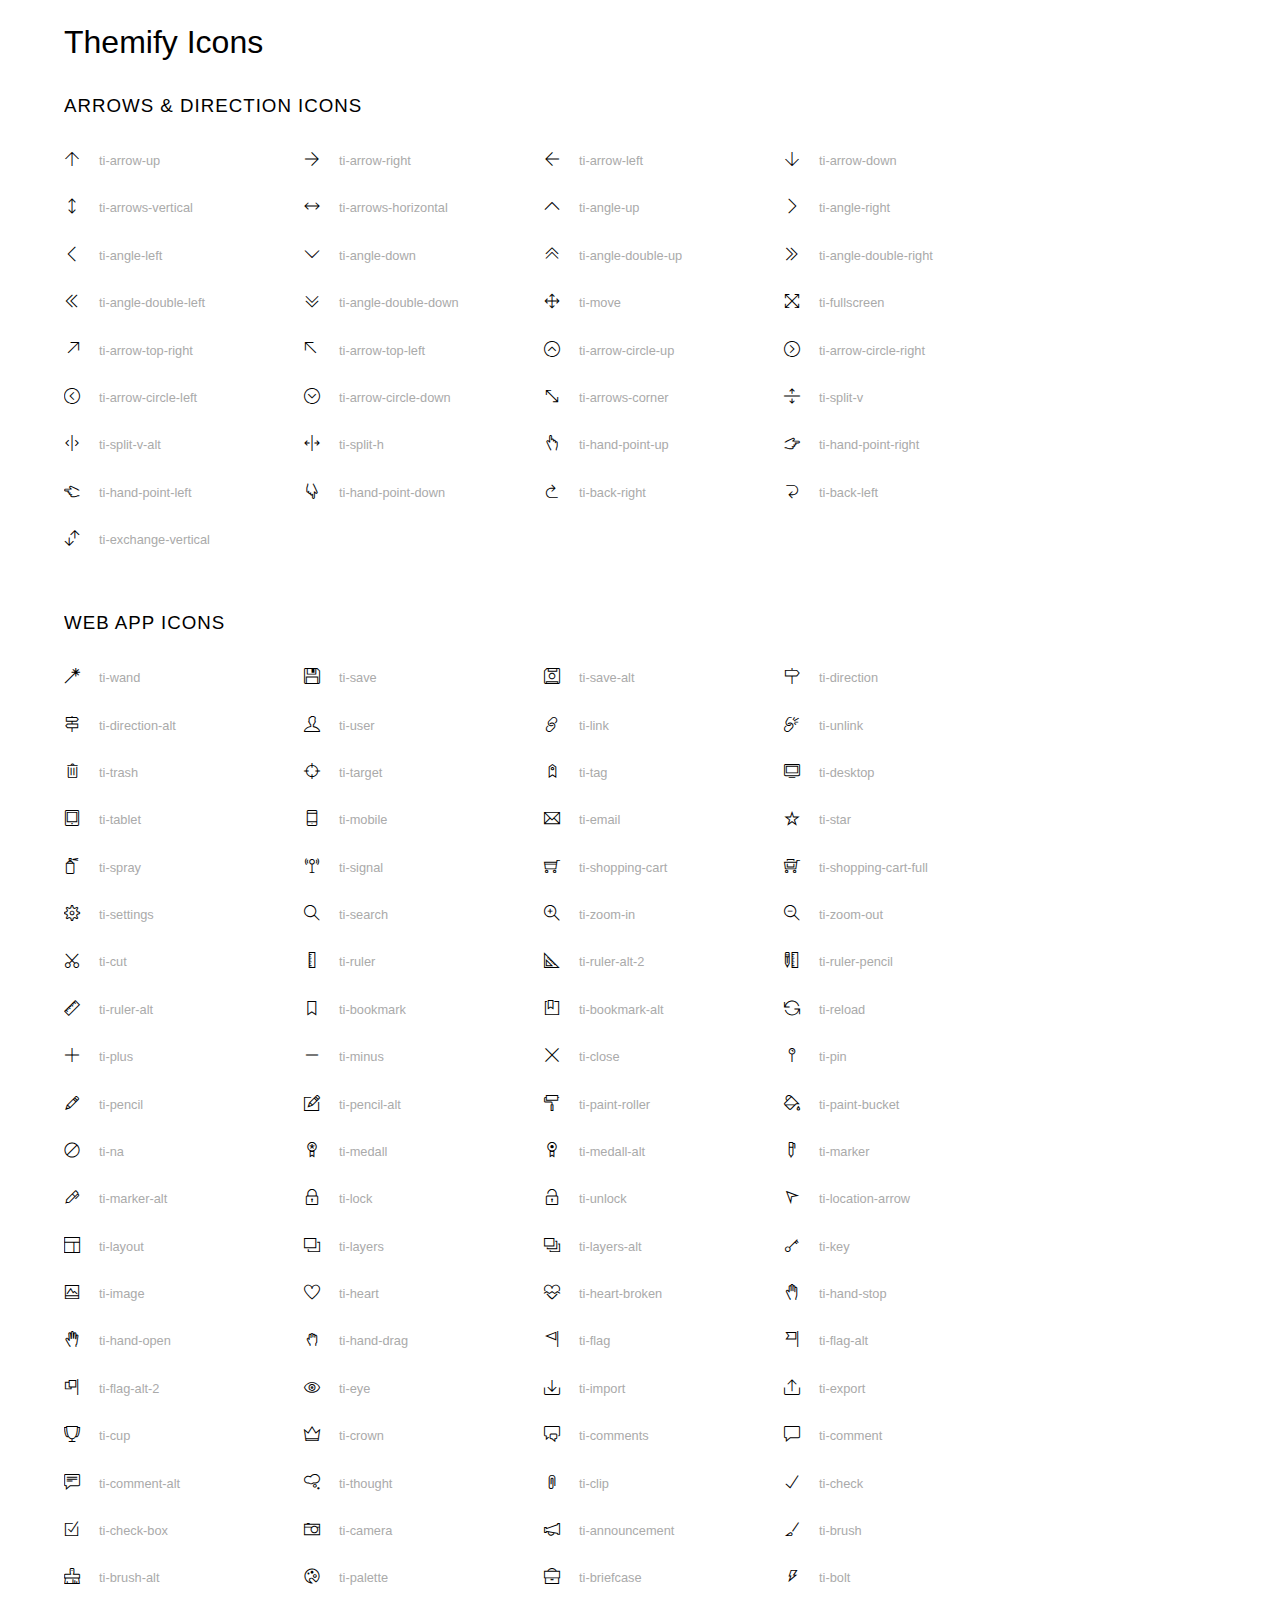
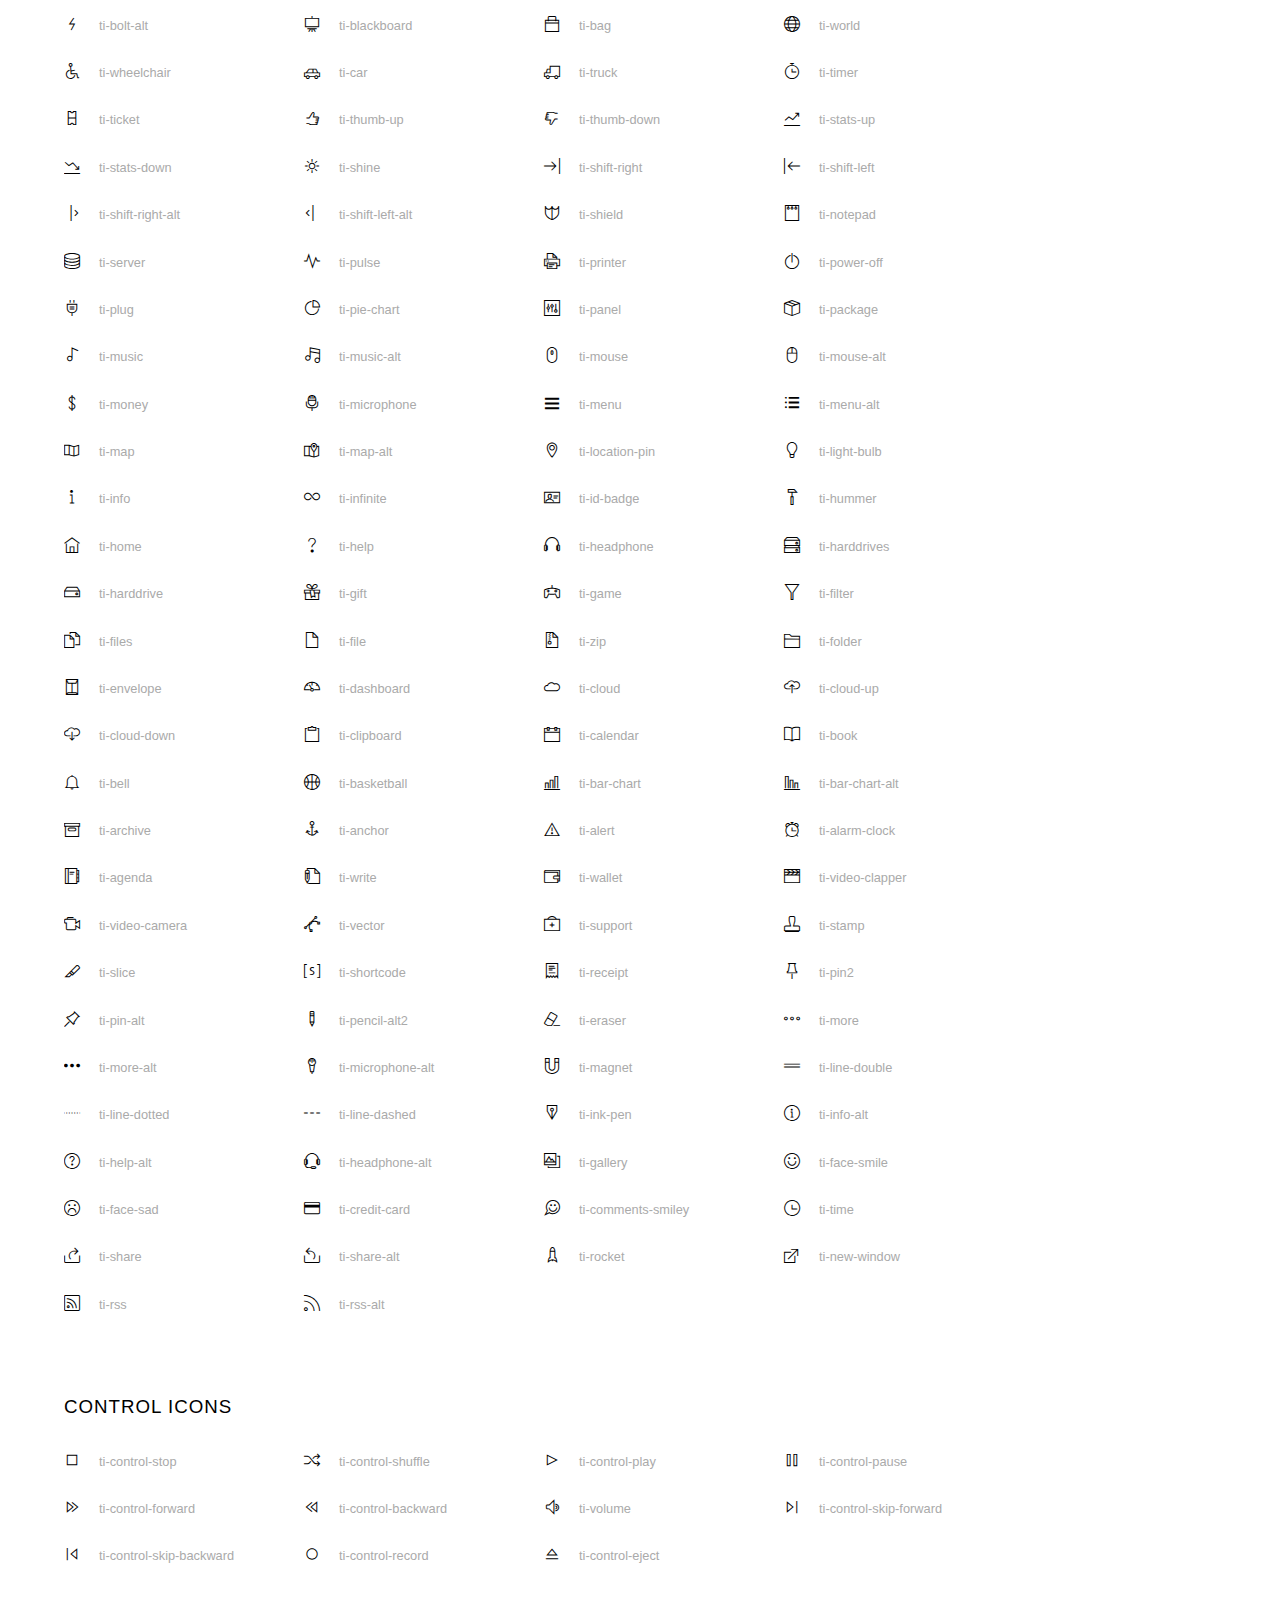
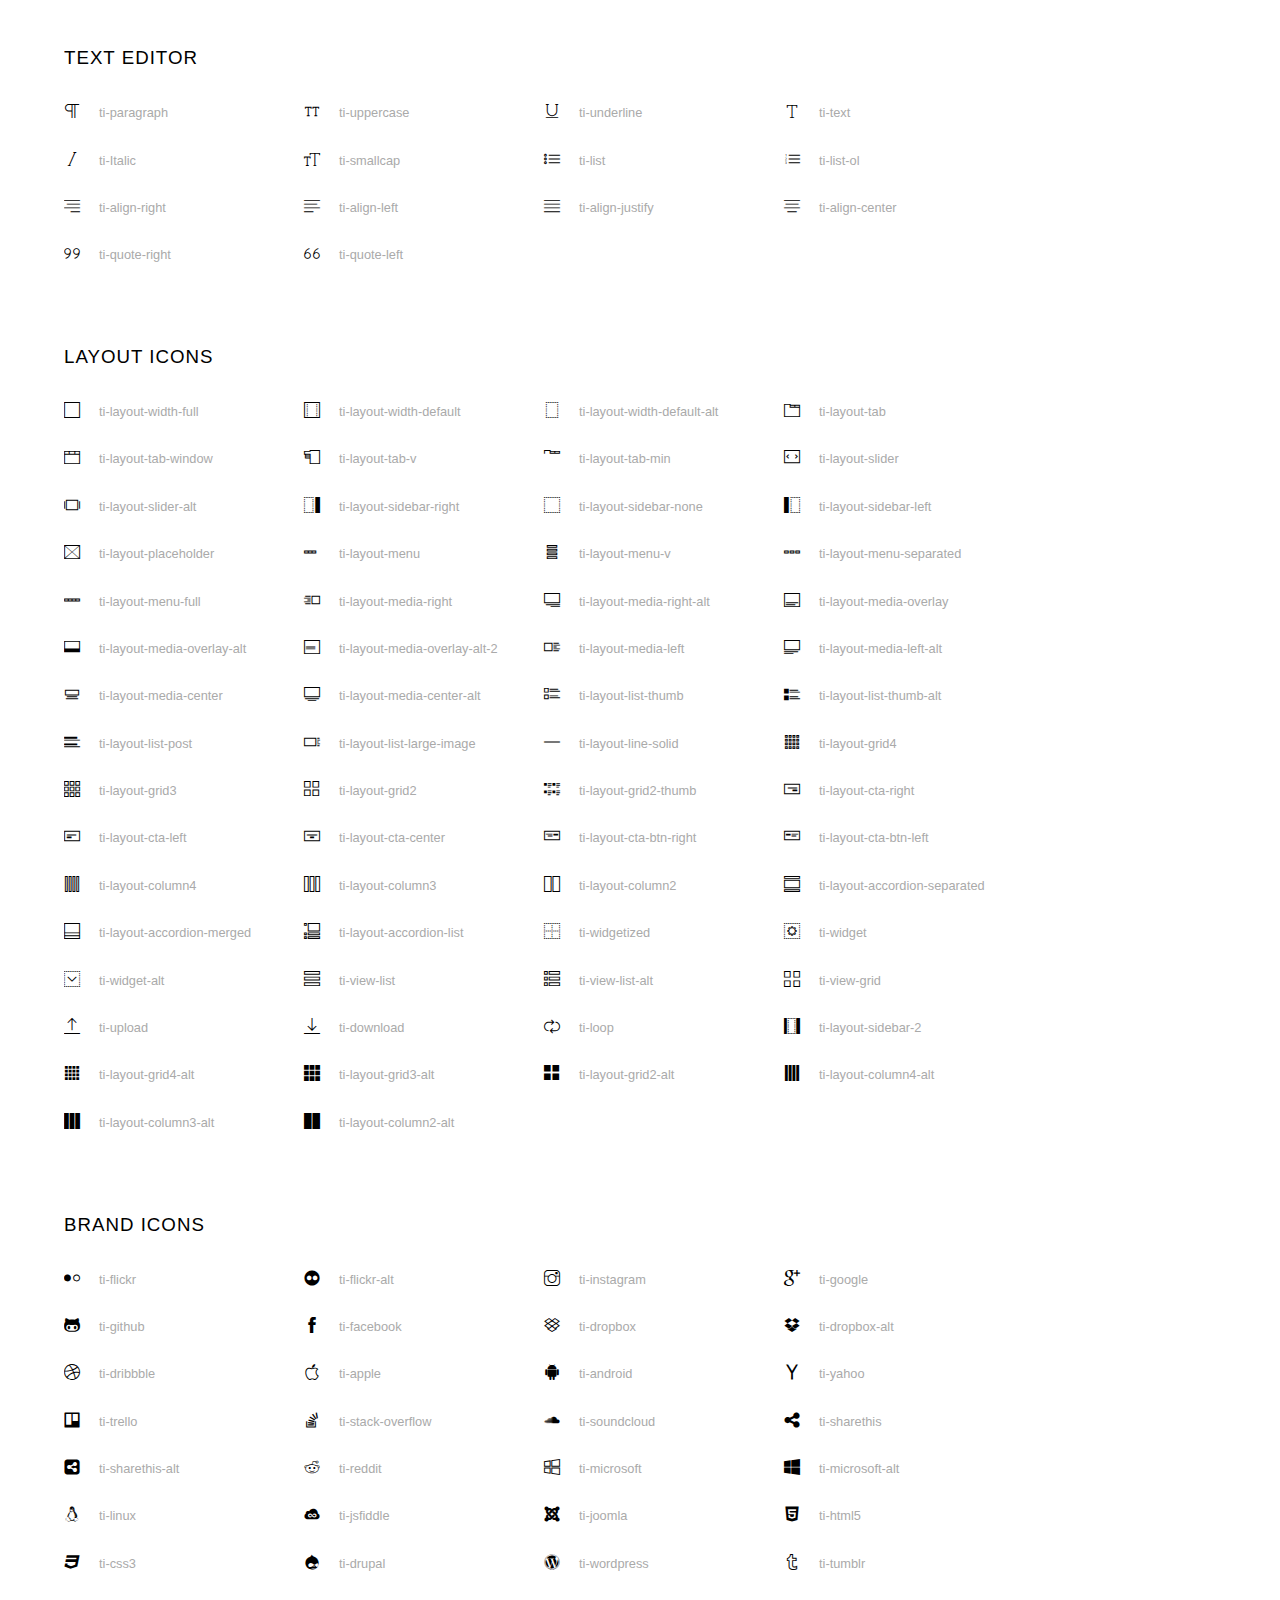
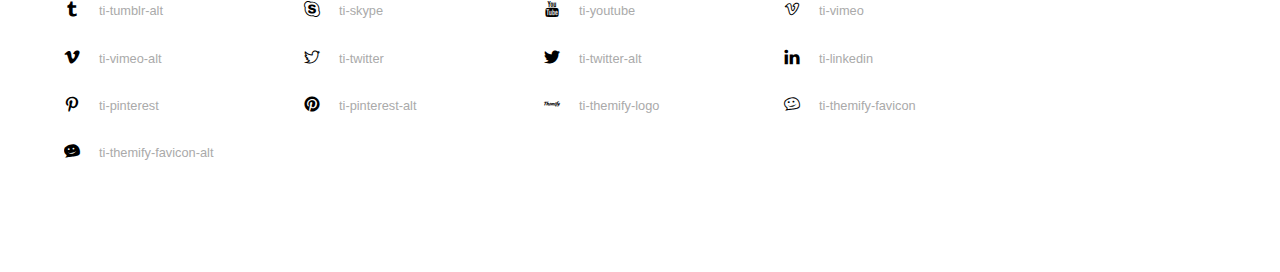
<file: danhmuc/libs/fonts/themify-icons-font/themify-icons/index.html>
<!doctype html>
<html>
<head>
	<meta charset="utf-8">
	<title>Themify Icon Font</title>
	<meta name="viewport" content="width=device-width">
	<link rel="stylesheet" href="demo-files/demo.css">
	<link rel="stylesheet" href="themify-icons.css">
	<!--[if lt IE 8]><!-->
	<link rel="stylesheet" href="ie7/ie7.css">
	<!--<![endif]-->
</head>
<body>
	<h1>Themify Icons</h1>

	<div class="icon-section">

		<div class="icon-section">
			<h3>Arrows &amp; Direction Icons </h3>

			<div class="icon-container">
				<span class="ti-arrow-up"></span><span class="icon-name"> ti-arrow-up</span>
			</div>
			<div class="icon-container">
				<span class="ti-arrow-right"></span><span class="icon-name"> ti-arrow-right</span>
			</div>
			<div class="icon-container">
				<span class="ti-arrow-left"></span><span class="icon-name"> ti-arrow-left</span>
			</div>
			<div class="icon-container">
				<span class="ti-arrow-down"></span><span class="icon-name"> ti-arrow-down</span>
			</div>
			<div class="icon-container">
				<span class="ti-arrows-vertical"></span><span class="icon-name"> ti-arrows-vertical</span>
			</div>
			<div class="icon-container">
				<span class="ti-arrows-horizontal"></span><span class="icon-name"> ti-arrows-horizontal</span>
			</div>
			<div class="icon-container">
				<span class="ti-angle-up"></span><span class="icon-name"> ti-angle-up</span>
			</div>
			<div class="icon-container">
				<span class="ti-angle-right"></span><span class="icon-name"> ti-angle-right</span>
			</div>
			<div class="icon-container">
				<span class="ti-angle-left"></span><span class="icon-name"> ti-angle-left</span>
			</div>
			<div class="icon-container">
				<span class="ti-angle-down"></span><span class="icon-name"> ti-angle-down</span>
			</div>	
			<div class="icon-container">
				<span class="ti-angle-double-up"></span><span class="icon-name"> ti-angle-double-up</span>
			</div>
			<div class="icon-container">
				<span class="ti-angle-double-right"></span><span class="icon-name"> ti-angle-double-right</span>
			</div>
			<div class="icon-container">
				<span class="ti-angle-double-left"></span><span class="icon-name"> ti-angle-double-left</span>
			</div>
			<div class="icon-container">
				<span class="ti-angle-double-down"></span><span class="icon-name"> ti-angle-double-down</span>
			</div>					
			<div class="icon-container">
				<span class="ti-move"></span><span class="icon-name"> ti-move</span>
			</div>
			<div class="icon-container">
				<span class="ti-fullscreen"></span><span class="icon-name"> ti-fullscreen</span>
			</div>
			<div class="icon-container">
				<span class="ti-arrow-top-right"></span><span class="icon-name"> ti-arrow-top-right</span>
			</div>
			<div class="icon-container">
				<span class="ti-arrow-top-left"></span><span class="icon-name"> ti-arrow-top-left</span>
			</div>
			<div class="icon-container">
				<span class="ti-arrow-circle-up"></span><span class="icon-name"> ti-arrow-circle-up</span>
			</div>
			<div class="icon-container">
				<span class="ti-arrow-circle-right"></span><span class="icon-name"> ti-arrow-circle-right</span>
			</div>
			<div class="icon-container">
				<span class="ti-arrow-circle-left"></span><span class="icon-name"> ti-arrow-circle-left</span>
			</div>
			<div class="icon-container">
				<span class="ti-arrow-circle-down"></span><span class="icon-name"> ti-arrow-circle-down</span>
			</div>
			<div class="icon-container">
				<span class="ti-arrows-corner"></span><span class="icon-name"> ti-arrows-corner</span>
			</div>
			<div class="icon-container">
				<span class="ti-split-v"></span><span class="icon-name"> ti-split-v</span>
			</div>

			<div class="icon-container">
				<span class="ti-split-v-alt"></span><span class="icon-name"> ti-split-v-alt</span>
			</div>
			<div class="icon-container">
				<span class="ti-split-h"></span><span class="icon-name"> ti-split-h</span>
			</div>
			<div class="icon-container">
				<span class="ti-hand-point-up"></span><span class="icon-name"> ti-hand-point-up</span>
			</div>
			<div class="icon-container">
				<span class="ti-hand-point-right"></span><span class="icon-name"> ti-hand-point-right</span>
			</div>
			<div class="icon-container">
				<span class="ti-hand-point-left"></span><span class="icon-name"> ti-hand-point-left</span>
			</div>
			<div class="icon-container">
				<span class="ti-hand-point-down"></span><span class="icon-name"> ti-hand-point-down</span>
			</div>
			<div class="icon-container">
				<span class="ti-back-right"></span><span class="icon-name"> ti-back-right</span>
			</div>
			<div class="icon-container">
				<span class="ti-back-left"></span><span class="icon-name"> ti-back-left</span>
			</div>
			<div class="icon-container">
				<span class="ti-exchange-vertical"></span><span class="icon-name"> ti-exchange-vertical</span>
			</div>

		</div> <!-- Arrows Icons -->



		<h3>Web App Icons</h3>
		
		<div class="icon-section">

			<div class="icon-container">
				<span class="ti-wand"></span><span class="icon-name"> ti-wand</span>
			</div>
			<div class="icon-container">
				<span class="ti-save"></span><span class="icon-name"> ti-save</span>
			</div>
			<div class="icon-container">
				<span class="ti-save-alt"></span><span class="icon-name"> ti-save-alt</span>
			</div>

			<div class="icon-container">
				<span class="ti-direction"></span><span class="icon-name"> ti-direction</span>
			</div>
			<div class="icon-container">
				<span class="ti-direction-alt"></span><span class="icon-name"> ti-direction-alt</span>
			</div>
			<div class="icon-container">
				<span class="ti-user"></span><span class="icon-name"> ti-user</span>
			</div>
			<div class="icon-container">
				<span class="ti-link"></span><span class="icon-name"> ti-link</span>
			</div>
			<div class="icon-container">
				<span class="ti-unlink"></span><span class="icon-name"> ti-unlink</span>
			</div>
			<div class="icon-container">
				<span class="ti-trash"></span><span class="icon-name"> ti-trash</span>
			</div>
			<div class="icon-container">
				<span class="ti-target"></span><span class="icon-name"> ti-target</span>
			</div>
			<div class="icon-container">
				<span class="ti-tag"></span><span class="icon-name"> ti-tag</span>
			</div>
			<div class="icon-container">
				<span class="ti-desktop"></span><span class="icon-name"> ti-desktop</span>
			</div>
			<div class="icon-container">
				<span class="ti-tablet"></span><span class="icon-name"> ti-tablet</span>
			</div>
			<div class="icon-container">
				<span class="ti-mobile"></span><span class="icon-name"> ti-mobile</span>
			</div>
			<div class="icon-container">
				<span class="ti-email"></span><span class="icon-name"> ti-email</span>
			</div>	
			<div class="icon-container">
				<span class="ti-star"></span><span class="icon-name"> ti-star</span>
			</div>
			<div class="icon-container">
				<span class="ti-spray"></span><span class="icon-name"> ti-spray</span>
			</div>
			<div class="icon-container">
				<span class="ti-signal"></span><span class="icon-name"> ti-signal</span>
			</div>
			<div class="icon-container">
				<span class="ti-shopping-cart"></span><span class="icon-name"> ti-shopping-cart</span>
			</div>
			<div class="icon-container">
				<span class="ti-shopping-cart-full"></span><span class="icon-name"> ti-shopping-cart-full</span>
			</div>
			<div class="icon-container">
				<span class="ti-settings"></span><span class="icon-name"> ti-settings</span>
			</div>
			<div class="icon-container">
				<span class="ti-search"></span><span class="icon-name"> ti-search</span>
			</div>
			<div class="icon-container">
				<span class="ti-zoom-in"></span><span class="icon-name"> ti-zoom-in</span>
			</div>
			<div class="icon-container">
				<span class="ti-zoom-out"></span><span class="icon-name"> ti-zoom-out</span>
			</div>
			<div class="icon-container">
				<span class="ti-cut"></span><span class="icon-name"> ti-cut</span>
			</div>
			<div class="icon-container">
				<span class="ti-ruler"></span><span class="icon-name"> ti-ruler</span>
			</div>
			<div class="icon-container">
				<span class="ti-ruler-alt-2"></span><span class="icon-name"> ti-ruler-alt-2</span>
			</div>			
			<div class="icon-container">
				<span class="ti-ruler-pencil"></span><span class="icon-name"> ti-ruler-pencil</span>
			</div>
			<div class="icon-container">
				<span class="ti-ruler-alt"></span><span class="icon-name"> ti-ruler-alt</span>
			</div>
			<div class="icon-container">
				<span class="ti-bookmark"></span><span class="icon-name"> ti-bookmark</span>
			</div>
			<div class="icon-container">
				<span class="ti-bookmark-alt"></span><span class="icon-name"> ti-bookmark-alt</span>
			</div>
			<div class="icon-container">
				<span class="ti-reload"></span><span class="icon-name"> ti-reload</span>
			</div>
			<div class="icon-container">
				<span class="ti-plus"></span><span class="icon-name"> ti-plus</span>
			</div>
			<div class="icon-container">
				<span class="ti-minus"></span><span class="icon-name"> ti-minus</span>
			</div>
			<div class="icon-container">
				<span class="ti-close"></span><span class="icon-name"> ti-close</span>
			</div>			
			<div class="icon-container">
				<span class="ti-pin"></span><span class="icon-name"> ti-pin</span>
			</div>
			<div class="icon-container">
				<span class="ti-pencil"></span><span class="icon-name"> ti-pencil</span>
			</div>
					
		  	<div class="icon-container">
				<span class="ti-pencil-alt"></span><span class="icon-name"> ti-pencil-alt</span>
			</div>
			<div class="icon-container">
				<span class="ti-paint-roller"></span><span class="icon-name"> ti-paint-roller</span>
			</div>
			<div class="icon-container">
				<span class="ti-paint-bucket"></span><span class="icon-name"> ti-paint-bucket</span>
			</div>
			<div class="icon-container">
				<span class="ti-na"></span><span class="icon-name"> ti-na</span>
			</div>
			<div class="icon-container">
				<span class="ti-medall"></span><span class="icon-name"> ti-medall</span>
			</div>
			<div class="icon-container">
				<span class="ti-medall-alt"></span><span class="icon-name"> ti-medall-alt</span>
			</div>
			<div class="icon-container">
				<span class="ti-marker"></span><span class="icon-name"> ti-marker</span>
			</div>
			<div class="icon-container">
				<span class="ti-marker-alt"></span><span class="icon-name"> ti-marker-alt</span>
			</div>

			<div class="icon-container">
				<span class="ti-lock"></span><span class="icon-name"> ti-lock</span>
			</div>
			<div class="icon-container">
				<span class="ti-unlock"></span><span class="icon-name"> ti-unlock</span>
			</div>
			<div class="icon-container">
				<span class="ti-location-arrow"></span><span class="icon-name"> ti-location-arrow</span>
			</div>
			<div class="icon-container">
				<span class="ti-layout"></span><span class="icon-name"> ti-layout</span>
			</div>
			<div class="icon-container">
				<span class="ti-layers"></span><span class="icon-name"> ti-layers</span>
			</div>
			<div class="icon-container">
				<span class="ti-layers-alt"></span><span class="icon-name"> ti-layers-alt</span>
			</div>
			<div class="icon-container">
				<span class="ti-key"></span><span class="icon-name"> ti-key</span>
			</div>
			<div class="icon-container">
				<span class="ti-image"></span><span class="icon-name"> ti-image</span>
			</div>
			<div class="icon-container">
				<span class="ti-heart"></span><span class="icon-name"> ti-heart</span>
			</div>
			<div class="icon-container">
				<span class="ti-heart-broken"></span><span class="icon-name"> ti-heart-broken</span>
			</div>
			<div class="icon-container">
				<span class="ti-hand-stop"></span><span class="icon-name"> ti-hand-stop</span>
			</div>
			<div class="icon-container">
				<span class="ti-hand-open"></span><span class="icon-name"> ti-hand-open</span>
			</div>
			<div class="icon-container">
				<span class="ti-hand-drag"></span><span class="icon-name"> ti-hand-drag</span>
			</div>
			<div class="icon-container">
				<span class="ti-flag"></span><span class="icon-name"> ti-flag</span>
			</div>
			<div class="icon-container">
				<span class="ti-flag-alt"></span><span class="icon-name"> ti-flag-alt</span>
			</div>
			<div class="icon-container">
				<span class="ti-flag-alt-2"></span><span class="icon-name"> ti-flag-alt-2</span>
			</div>
			<div class="icon-container">
				<span class="ti-eye"></span><span class="icon-name"> ti-eye</span>
			</div>
			<div class="icon-container">
				<span class="ti-import"></span><span class="icon-name"> ti-import</span>
			</div>			
			<div class="icon-container">
				<span class="ti-export"></span><span class="icon-name"> ti-export</span>
			</div>
			<div class="icon-container">
				<span class="ti-cup"></span><span class="icon-name"> ti-cup</span>
			</div>
			<div class="icon-container">
				<span class="ti-crown"></span><span class="icon-name"> ti-crown</span>
			</div>
			<div class="icon-container">
				<span class="ti-comments"></span><span class="icon-name"> ti-comments</span>
			</div>
			<div class="icon-container">
				<span class="ti-comment"></span><span class="icon-name"> ti-comment</span>
			</div>
			<div class="icon-container">
				<span class="ti-comment-alt"></span><span class="icon-name"> ti-comment-alt</span>
			</div>
			<div class="icon-container">
				<span class="ti-thought"></span><span class="icon-name"> ti-thought</span>
			</div>			
			<div class="icon-container">
				<span class="ti-clip"></span><span class="icon-name"> ti-clip</span>
			</div>

			<div class="icon-container">
				<span class="ti-check"></span><span class="icon-name"> ti-check</span>
			</div>
			<div class="icon-container">
				<span class="ti-check-box"></span><span class="icon-name"> ti-check-box</span>
			</div>
			<div class="icon-container">
				<span class="ti-camera"></span><span class="icon-name"> ti-camera</span>
			</div>
			<div class="icon-container">
				<span class="ti-announcement"></span><span class="icon-name"> ti-announcement</span>
			</div>
			<div class="icon-container">
				<span class="ti-brush"></span><span class="icon-name"> ti-brush</span>
			</div>
			<div class="icon-container">
				<span class="ti-brush-alt"></span><span class="icon-name"> ti-brush-alt</span>
			</div>
			<div class="icon-container">
				<span class="ti-palette"></span><span class="icon-name"> ti-palette</span>
			</div>			
			<div class="icon-container">
				<span class="ti-briefcase"></span><span class="icon-name"> ti-briefcase</span>
			</div>
			<div class="icon-container">
				<span class="ti-bolt"></span><span class="icon-name"> ti-bolt</span>
			</div>
			<div class="icon-container">
				<span class="ti-bolt-alt"></span><span class="icon-name"> ti-bolt-alt</span>
			</div>
			<div class="icon-container">
				<span class="ti-blackboard"></span><span class="icon-name"> ti-blackboard</span>
			</div>
			<div class="icon-container">
				<span class="ti-bag"></span><span class="icon-name"> ti-bag</span>
			</div>
			<div class="icon-container">
				<span class="ti-world"></span><span class="icon-name"> ti-world</span>
			</div>
			<div class="icon-container">
				<span class="ti-wheelchair"></span><span class="icon-name"> ti-wheelchair</span>
			</div>
			<div class="icon-container">
				<span class="ti-car"></span><span class="icon-name"> ti-car</span>
			</div>
			<div class="icon-container">
				<span class="ti-truck"></span><span class="icon-name"> ti-truck</span>
			</div>
			<div class="icon-container">
				<span class="ti-timer"></span><span class="icon-name"> ti-timer</span>
			</div>
			<div class="icon-container">
				<span class="ti-ticket"></span><span class="icon-name"> ti-ticket</span>
			</div>
			<div class="icon-container">
				<span class="ti-thumb-up"></span><span class="icon-name"> ti-thumb-up</span>
			</div>
			<div class="icon-container">
				<span class="ti-thumb-down"></span><span class="icon-name"> ti-thumb-down</span>
			</div>

			<div class="icon-container">
				<span class="ti-stats-up"></span><span class="icon-name"> ti-stats-up</span>
			</div>
			<div class="icon-container">
				<span class="ti-stats-down"></span><span class="icon-name"> ti-stats-down</span>
			</div>
			<div class="icon-container">
				<span class="ti-shine"></span><span class="icon-name"> ti-shine</span>
			</div>
			<div class="icon-container">
				<span class="ti-shift-right"></span><span class="icon-name"> ti-shift-right</span>
			</div>
			<div class="icon-container">
				<span class="ti-shift-left"></span><span class="icon-name"> ti-shift-left</span>
			</div>

			<div class="icon-container">
				<span class="ti-shift-right-alt"></span><span class="icon-name"> ti-shift-right-alt</span>
			</div>
			<div class="icon-container">
				<span class="ti-shift-left-alt"></span><span class="icon-name"> ti-shift-left-alt</span>
			</div>
			<div class="icon-container">
				<span class="ti-shield"></span><span class="icon-name"> ti-shield</span>
			</div>
			<div class="icon-container">
				<span class="ti-notepad"></span><span class="icon-name"> ti-notepad</span>
			</div>
			<div class="icon-container">
				<span class="ti-server"></span><span class="icon-name"> ti-server</span>
			</div>

			<div class="icon-container">
				<span class="ti-pulse"></span><span class="icon-name"> ti-pulse</span>
			</div>
			<div class="icon-container">
				<span class="ti-printer"></span><span class="icon-name"> ti-printer</span>
			</div>
			<div class="icon-container">
				<span class="ti-power-off"></span><span class="icon-name"> ti-power-off</span>
			</div>
			<div class="icon-container">
				<span class="ti-plug"></span><span class="icon-name"> ti-plug</span>
			</div>
			<div class="icon-container">
				<span class="ti-pie-chart"></span><span class="icon-name"> ti-pie-chart</span>
			</div>

			<div class="icon-container">
				<span class="ti-panel"></span><span class="icon-name"> ti-panel</span>
			</div>
			<div class="icon-container">
				<span class="ti-package"></span><span class="icon-name"> ti-package</span>
			</div>
			<div class="icon-container">
				<span class="ti-music"></span><span class="icon-name"> ti-music</span>
			</div>
			<div class="icon-container">
				<span class="ti-music-alt"></span><span class="icon-name"> ti-music-alt</span>
			</div>
			<div class="icon-container">
				<span class="ti-mouse"></span><span class="icon-name"> ti-mouse</span>
			</div>
			<div class="icon-container">
				<span class="ti-mouse-alt"></span><span class="icon-name"> ti-mouse-alt</span>
			</div>
			<div class="icon-container">
				<span class="ti-money"></span><span class="icon-name"> ti-money</span>
			</div>
			<div class="icon-container">
				<span class="ti-microphone"></span><span class="icon-name"> ti-microphone</span>
			</div>
			<div class="icon-container">
				<span class="ti-menu"></span><span class="icon-name"> ti-menu</span>
			</div>
			<div class="icon-container">
				<span class="ti-menu-alt"></span><span class="icon-name"> ti-menu-alt</span>
			</div>
			<div class="icon-container">
				<span class="ti-map"></span><span class="icon-name"> ti-map</span>
			</div>
			<div class="icon-container">
				<span class="ti-map-alt"></span><span class="icon-name"> ti-map-alt</span>
			</div>

			<div class="icon-container">
				<span class="ti-location-pin"></span><span class="icon-name"> ti-location-pin</span>
			</div>

			<div class="icon-container">
				<span class="ti-light-bulb"></span><span class="icon-name"> ti-light-bulb</span>
			</div>
			<div class="icon-container">
				<span class="ti-info"></span><span class="icon-name"> ti-info</span>
			</div>
			<div class="icon-container">
				<span class="ti-infinite"></span><span class="icon-name"> ti-infinite</span>
			</div>
			<div class="icon-container">
				<span class="ti-id-badge"></span><span class="icon-name"> ti-id-badge</span>
			</div>
			<div class="icon-container">
				<span class="ti-hummer"></span><span class="icon-name"> ti-hummer</span>
			</div>
			<div class="icon-container">
				<span class="ti-home"></span><span class="icon-name"> ti-home</span>
			</div>
			<div class="icon-container">
				<span class="ti-help"></span><span class="icon-name"> ti-help</span>
			</div>
			<div class="icon-container">
				<span class="ti-headphone"></span><span class="icon-name"> ti-headphone</span>
			</div>
			<div class="icon-container">
				<span class="ti-harddrives"></span><span class="icon-name"> ti-harddrives</span>
			</div>
			<div class="icon-container">
				<span class="ti-harddrive"></span><span class="icon-name"> ti-harddrive</span>
			</div>
			<div class="icon-container">
				<span class="ti-gift"></span><span class="icon-name"> ti-gift</span>
			</div>
			<div class="icon-container">
				<span class="ti-game"></span><span class="icon-name"> ti-game</span>
			</div>
			<div class="icon-container">
				<span class="ti-filter"></span><span class="icon-name"> ti-filter</span>
			</div>
			<div class="icon-container">
				<span class="ti-files"></span><span class="icon-name"> ti-files</span>
			</div>
			<div class="icon-container">
				<span class="ti-file"></span><span class="icon-name"> ti-file</span>
			</div>
			<div class="icon-container">
				<span class="ti-zip"></span><span class="icon-name"> ti-zip</span>
			</div>
			<div class="icon-container">
				<span class="ti-folder"></span><span class="icon-name"> ti-folder</span>
			</div>			
			<div class="icon-container">
				<span class="ti-envelope"></span><span class="icon-name"> ti-envelope</span>
			</div>


			<div class="icon-container">
				<span class="ti-dashboard"></span><span class="icon-name"> ti-dashboard</span>
			</div>
			<div class="icon-container">
				<span class="ti-cloud"></span><span class="icon-name"> ti-cloud</span>
			</div>
			<div class="icon-container">
				<span class="ti-cloud-up"></span><span class="icon-name"> ti-cloud-up</span>
			</div>
			<div class="icon-container">
				<span class="ti-cloud-down"></span><span class="icon-name"> ti-cloud-down</span>
			</div>
			<div class="icon-container">
				<span class="ti-clipboard"></span><span class="icon-name"> ti-clipboard</span>
			</div>
			<div class="icon-container">
				<span class="ti-calendar"></span><span class="icon-name"> ti-calendar</span>
			</div>
			<div class="icon-container">
				<span class="ti-book"></span><span class="icon-name"> ti-book</span>
			</div>
			<div class="icon-container">
				<span class="ti-bell"></span><span class="icon-name"> ti-bell</span>
			</div>
			<div class="icon-container">
				<span class="ti-basketball"></span><span class="icon-name"> ti-basketball</span>
			</div>
			<div class="icon-container">
				<span class="ti-bar-chart"></span><span class="icon-name"> ti-bar-chart</span>
			</div>
			<div class="icon-container">
				<span class="ti-bar-chart-alt"></span><span class="icon-name"> ti-bar-chart-alt</span>
			</div>


			<div class="icon-container">
				<span class="ti-archive"></span><span class="icon-name"> ti-archive</span>
			</div>
			<div class="icon-container">
				<span class="ti-anchor"></span><span class="icon-name"> ti-anchor</span>
			</div>

			<div class="icon-container">
				<span class="ti-alert"></span><span class="icon-name"> ti-alert</span>
			</div>
			<div class="icon-container">
				<span class="ti-alarm-clock"></span><span class="icon-name"> ti-alarm-clock</span>
			</div>
			<div class="icon-container">
				<span class="ti-agenda"></span><span class="icon-name"> ti-agenda</span>
			</div>
			<div class="icon-container">
				<span class="ti-write"></span><span class="icon-name"> ti-write</span>
			</div>

			<div class="icon-container">
				<span class="ti-wallet"></span><span class="icon-name"> ti-wallet</span>
			</div>
			<div class="icon-container">
				<span class="ti-video-clapper"></span><span class="icon-name"> ti-video-clapper</span>
			</div>
			<div class="icon-container">
				<span class="ti-video-camera"></span><span class="icon-name"> ti-video-camera</span>
			</div>
			<div class="icon-container">
				<span class="ti-vector"></span><span class="icon-name"> ti-vector</span>
			</div>

			<div class="icon-container">
				<span class="ti-support"></span><span class="icon-name"> ti-support</span>
			</div>
			<div class="icon-container">
				<span class="ti-stamp"></span><span class="icon-name"> ti-stamp</span>
			</div>
			<div class="icon-container">
				<span class="ti-slice"></span><span class="icon-name"> ti-slice</span>
			</div>
			<div class="icon-container">
				<span class="ti-shortcode"></span><span class="icon-name"> ti-shortcode</span>
			</div>
			<div class="icon-container">
				<span class="ti-receipt"></span><span class="icon-name"> ti-receipt</span>
			</div>
			<div class="icon-container">
				<span class="ti-pin2"></span><span class="icon-name"> ti-pin2</span>
			</div>
			<div class="icon-container">
				<span class="ti-pin-alt"></span><span class="icon-name"> ti-pin-alt</span>
			</div>
			<div class="icon-container">
				<span class="ti-pencil-alt2"></span><span class="icon-name"> ti-pencil-alt2</span>
			</div>
			<div class="icon-container">
				<span class="ti-eraser"></span><span class="icon-name"> ti-eraser</span>
			</div>			
			<div class="icon-container">
				<span class="ti-more"></span><span class="icon-name"> ti-more</span>
			</div>
			<div class="icon-container">
				<span class="ti-more-alt"></span><span class="icon-name"> ti-more-alt</span>
			</div>
			<div class="icon-container">
				<span class="ti-microphone-alt"></span><span class="icon-name"> ti-microphone-alt</span>
			</div>
			<div class="icon-container">
				<span class="ti-magnet"></span><span class="icon-name"> ti-magnet</span>
			</div>
			<div class="icon-container">
				<span class="ti-line-double"></span><span class="icon-name"> ti-line-double</span>
			</div>
			<div class="icon-container">
				<span class="ti-line-dotted"></span><span class="icon-name"> ti-line-dotted</span>
			</div>
			<div class="icon-container">
				<span class="ti-line-dashed"></span><span class="icon-name"> ti-line-dashed</span>
			</div>

			<div class="icon-container">
				<span class="ti-ink-pen"></span><span class="icon-name"> ti-ink-pen</span>
			</div>
			<div class="icon-container">
				<span class="ti-info-alt"></span><span class="icon-name"> ti-info-alt</span>
			</div>
			<div class="icon-container">
				<span class="ti-help-alt"></span><span class="icon-name"> ti-help-alt</span>
			</div>
			<div class="icon-container">
				<span class="ti-headphone-alt"></span><span class="icon-name"> ti-headphone-alt</span>
			</div>

			<div class="icon-container">
				<span class="ti-gallery"></span><span class="icon-name"> ti-gallery</span>
			</div>
			<div class="icon-container">
				<span class="ti-face-smile"></span><span class="icon-name"> ti-face-smile</span>
			</div>
			<div class="icon-container">
				<span class="ti-face-sad"></span><span class="icon-name"> ti-face-sad</span>
			</div>
			<div class="icon-container">
				<span class="ti-credit-card"></span><span class="icon-name"> ti-credit-card</span>
			</div>
			<div class="icon-container">
				<span class="ti-comments-smiley"></span><span class="icon-name"> ti-comments-smiley</span>
			</div>
			<div class="icon-container">
				<span class="ti-time"></span><span class="icon-name"> ti-time</span>
			</div>
			<div class="icon-container">
				<span class="ti-share"></span><span class="icon-name"> ti-share</span>
			</div>
			<div class="icon-container">
				<span class="ti-share-alt"></span><span class="icon-name"> ti-share-alt</span>
			</div>
			<div class="icon-container">
				<span class="ti-rocket"></span><span class="icon-name"> ti-rocket</span>
			</div>

			<div class="icon-container">
				<span class="ti-new-window"></span><span class="icon-name"> ti-new-window</span>
			</div>

			<div class="icon-container">
				<span class="ti-rss"></span><span class="icon-name"> ti-rss</span>
			</div>

			<div class="icon-container">
				<span class="ti-rss-alt"></span><span class="icon-name"> ti-rss-alt</span>
			</div>
			
		</div><!-- Web App Icons -->


		<div class="icon-section">
			<h3>Control Icons</h3>
			<div class="icon-container">
				<span class="ti-control-stop"></span><span class="icon-name"> ti-control-stop</span>
			</div>
			<div class="icon-container">
				<span class="ti-control-shuffle"></span><span class="icon-name"> ti-control-shuffle</span>
			</div>
			<div class="icon-container">
				<span class="ti-control-play"></span><span class="icon-name"> ti-control-play</span>
			</div>
			<div class="icon-container">
				<span class="ti-control-pause"></span><span class="icon-name"> ti-control-pause</span>
			</div>
			<div class="icon-container">
				<span class="ti-control-forward"></span><span class="icon-name"> ti-control-forward</span>
			</div>
			<div class="icon-container">
				<span class="ti-control-backward"></span><span class="icon-name"> ti-control-backward</span>
			</div>	
			<div class="icon-container">
				<span class="ti-volume"></span><span class="icon-name"> ti-volume</span>
			</div>
			<div class="icon-container">
				<span class="ti-control-skip-forward"></span><span class="icon-name"> ti-control-skip-forward</span>
			</div>
			<div class="icon-container">
				<span class="ti-control-skip-backward"></span><span class="icon-name"> ti-control-skip-backward</span>
			</div>
			<div class="icon-container">
				<span class="ti-control-record"></span><span class="icon-name"> ti-control-record</span>
			</div>
			<div class="icon-container">
				<span class="ti-control-eject"></span><span class="icon-name"> ti-control-eject</span>
			</div>			
		</div> <!-- Control Icons -->


		<div class="icon-section">
			<h3>Text Editor</h3>

			<div class="icon-container">
				<span class="ti-paragraph"></span><span class="icon-name"> ti-paragraph</span>
			</div>
			<div class="icon-container">
				<span class="ti-uppercase"></span><span class="icon-name"> ti-uppercase</span>
			</div>

			<div class="icon-container">
				<span class="ti-underline"></span><span class="icon-name"> ti-underline</span>
			</div>
			<div class="icon-container">
				<span class="ti-text"></span><span class="icon-name"> ti-text</span>
			</div>
			<div class="icon-container">
				<span class="ti-Italic"></span><span class="icon-name"> ti-Italic</span>
			</div>
			<div class="icon-container">
				<span class="ti-smallcap"></span><span class="icon-name"> ti-smallcap</span>
			</div>
			<div class="icon-container">
				<span class="ti-list"></span><span class="icon-name"> ti-list</span>
			</div>
			<div class="icon-container">
				<span class="ti-list-ol"></span><span class="icon-name"> ti-list-ol</span>
			</div>
			<div class="icon-container">
				<span class="ti-align-right"></span><span class="icon-name"> ti-align-right</span>
			</div>
			<div class="icon-container">
				<span class="ti-align-left"></span><span class="icon-name"> ti-align-left</span>
			</div>
			<div class="icon-container">
				<span class="ti-align-justify"></span><span class="icon-name"> ti-align-justify</span>
			</div>
			<div class="icon-container">
				<span class="ti-align-center"></span><span class="icon-name"> ti-align-center</span>
			</div>
			<div class="icon-container">
				<span class="ti-quote-right"></span><span class="icon-name"> ti-quote-right</span>
			</div>
			<div class="icon-container">
				<span class="ti-quote-left"></span><span class="icon-name"> ti-quote-left</span>
			</div>

		</div> <!-- Text Editor -->



		<div class="icon-section">
			<h3>Layout Icons</h3>
			<div class="icon-container">
				<span class="ti-layout-width-full"></span><span class="icon-name"> ti-layout-width-full</span>
			</div>
			<div class="icon-container">
				<span class="ti-layout-width-default"></span><span class="icon-name"> ti-layout-width-default</span>
			</div>
			<div class="icon-container">
				<span class="ti-layout-width-default-alt"></span><span class="icon-name"> ti-layout-width-default-alt</span>
			</div>
			<div class="icon-container">
				<span class="ti-layout-tab"></span><span class="icon-name"> ti-layout-tab</span>
			</div>
			<div class="icon-container">
				<span class="ti-layout-tab-window"></span><span class="icon-name"> ti-layout-tab-window</span>
			</div>
			<div class="icon-container">
				<span class="ti-layout-tab-v"></span><span class="icon-name"> ti-layout-tab-v</span>
			</div>
			<div class="icon-container">
				<span class="ti-layout-tab-min"></span><span class="icon-name"> ti-layout-tab-min</span>
			</div>
			<div class="icon-container">
				<span class="ti-layout-slider"></span><span class="icon-name"> ti-layout-slider</span>
			</div>
			<div class="icon-container">
				<span class="ti-layout-slider-alt"></span><span class="icon-name"> ti-layout-slider-alt</span>
			</div>
			<div class="icon-container">
				<span class="ti-layout-sidebar-right"></span><span class="icon-name"> ti-layout-sidebar-right</span>
			</div>
			<div class="icon-container">
				<span class="ti-layout-sidebar-none"></span><span class="icon-name"> ti-layout-sidebar-none</span>
			</div>
			<div class="icon-container">
				<span class="ti-layout-sidebar-left"></span><span class="icon-name"> ti-layout-sidebar-left</span>
			</div>
			<div class="icon-container">
				<span class="ti-layout-placeholder"></span><span class="icon-name"> ti-layout-placeholder</span>
			</div>
			<div class="icon-container">
				<span class="ti-layout-menu"></span><span class="icon-name"> ti-layout-menu</span>
			</div>
			<div class="icon-container">
				<span class="ti-layout-menu-v"></span><span class="icon-name"> ti-layout-menu-v</span>
			</div>
			<div class="icon-container">
				<span class="ti-layout-menu-separated"></span><span class="icon-name"> ti-layout-menu-separated</span>
			</div>
			<div class="icon-container">
				<span class="ti-layout-menu-full"></span><span class="icon-name"> ti-layout-menu-full</span>
			</div>
			<div class="icon-container">
				<span class="ti-layout-media-right"></span><span class="icon-name"> ti-layout-media-right</span>
			</div>
			<div class="icon-container">
				<span class="ti-layout-media-right-alt"></span><span class="icon-name"> ti-layout-media-right-alt</span>
			</div>
			<div class="icon-container">
				<span class="ti-layout-media-overlay"></span><span class="icon-name"> ti-layout-media-overlay</span>
			</div>
			<div class="icon-container">
				<span class="ti-layout-media-overlay-alt"></span><span class="icon-name"> ti-layout-media-overlay-alt</span>
			</div>
			<div class="icon-container">
				<span class="ti-layout-media-overlay-alt-2"></span><span class="icon-name"> ti-layout-media-overlay-alt-2</span>
			</div>
			<div class="icon-container">
				<span class="ti-layout-media-left"></span><span class="icon-name"> ti-layout-media-left</span>
			</div>
			<div class="icon-container">
				<span class="ti-layout-media-left-alt"></span><span class="icon-name"> ti-layout-media-left-alt</span>
			</div>
			<div class="icon-container">
				<span class="ti-layout-media-center"></span><span class="icon-name"> ti-layout-media-center</span>
			</div>
			<div class="icon-container">
				<span class="ti-layout-media-center-alt"></span><span class="icon-name"> ti-layout-media-center-alt</span>
			</div>
			<div class="icon-container">
				<span class="ti-layout-list-thumb"></span><span class="icon-name"> ti-layout-list-thumb</span>
			</div>
			<div class="icon-container">
				<span class="ti-layout-list-thumb-alt"></span><span class="icon-name"> ti-layout-list-thumb-alt</span>
			</div>
			<div class="icon-container">
				<span class="ti-layout-list-post"></span><span class="icon-name"> ti-layout-list-post</span>
			</div>
			<div class="icon-container">
				<span class="ti-layout-list-large-image"></span><span class="icon-name"> ti-layout-list-large-image</span>
			</div>
			<div class="icon-container">
				<span class="ti-layout-line-solid"></span><span class="icon-name"> ti-layout-line-solid</span>
			</div>
			<div class="icon-container">
				<span class="ti-layout-grid4"></span><span class="icon-name"> ti-layout-grid4</span>
			</div>
			<div class="icon-container">
				<span class="ti-layout-grid3"></span><span class="icon-name"> ti-layout-grid3</span>
			</div>
			<div class="icon-container">
				<span class="ti-layout-grid2"></span><span class="icon-name"> ti-layout-grid2</span>
			</div>
			<div class="icon-container">
				<span class="ti-layout-grid2-thumb"></span><span class="icon-name"> ti-layout-grid2-thumb</span>
			</div>
			<div class="icon-container">
				<span class="ti-layout-cta-right"></span><span class="icon-name"> ti-layout-cta-right</span>
			</div>
			<div class="icon-container">
				<span class="ti-layout-cta-left"></span><span class="icon-name"> ti-layout-cta-left</span>
			</div>
			<div class="icon-container">
				<span class="ti-layout-cta-center"></span><span class="icon-name"> ti-layout-cta-center</span>
			</div>
			<div class="icon-container">
				<span class="ti-layout-cta-btn-right"></span><span class="icon-name"> ti-layout-cta-btn-right</span>
			</div>
			<div class="icon-container">
				<span class="ti-layout-cta-btn-left"></span><span class="icon-name"> ti-layout-cta-btn-left</span>
			</div>
			<div class="icon-container">
				<span class="ti-layout-column4"></span><span class="icon-name"> ti-layout-column4</span>
			</div>
			<div class="icon-container">
				<span class="ti-layout-column3"></span><span class="icon-name"> ti-layout-column3</span>
			</div>
			<div class="icon-container">
				<span class="ti-layout-column2"></span><span class="icon-name"> ti-layout-column2</span>
			</div>
			<div class="icon-container">
				<span class="ti-layout-accordion-separated"></span><span class="icon-name"> ti-layout-accordion-separated</span>
			</div>
			<div class="icon-container">
				<span class="ti-layout-accordion-merged"></span><span class="icon-name"> ti-layout-accordion-merged</span>
			</div>
			<div class="icon-container">
				<span class="ti-layout-accordion-list"></span><span class="icon-name"> ti-layout-accordion-list</span>
			</div>
			<div class="icon-container">
				<span class="ti-widgetized"></span><span class="icon-name"> ti-widgetized</span>
			</div>
			<div class="icon-container">
				<span class="ti-widget"></span><span class="icon-name"> ti-widget</span>
			</div>
			<div class="icon-container">
				<span class="ti-widget-alt"></span><span class="icon-name"> ti-widget-alt</span>
			</div>
			<div class="icon-container">
				<span class="ti-view-list"></span><span class="icon-name"> ti-view-list</span>
			</div>
			<div class="icon-container">
				<span class="ti-view-list-alt"></span><span class="icon-name"> ti-view-list-alt</span>
			</div>
			<div class="icon-container">
				<span class="ti-view-grid"></span><span class="icon-name"> ti-view-grid</span>
			</div>
			<div class="icon-container">
				<span class="ti-upload"></span><span class="icon-name"> ti-upload</span>
			</div>
			<div class="icon-container">
				<span class="ti-download"></span><span class="icon-name"> ti-download</span>
			</div>	
			<div class="icon-container">
				<span class="ti-loop"></span><span class="icon-name"> ti-loop</span>
			</div>
			<div class="icon-container">
				<span class="ti-layout-sidebar-2"></span><span class="icon-name"> ti-layout-sidebar-2</span>
			</div>
			<div class="icon-container">
				<span class="ti-layout-grid4-alt"></span><span class="icon-name"> ti-layout-grid4-alt</span>
			</div>
			<div class="icon-container">
				<span class="ti-layout-grid3-alt"></span><span class="icon-name"> ti-layout-grid3-alt</span>
			</div>
			<div class="icon-container">
				<span class="ti-layout-grid2-alt"></span><span class="icon-name"> ti-layout-grid2-alt</span>
			</div>
			<div class="icon-container">
				<span class="ti-layout-column4-alt"></span><span class="icon-name"> ti-layout-column4-alt</span>
			</div>
			<div class="icon-container">
				<span class="ti-layout-column3-alt"></span><span class="icon-name"> ti-layout-column3-alt</span>
			</div>
			<div class="icon-container">
				<span class="ti-layout-column2-alt"></span><span class="icon-name"> ti-layout-column2-alt</span>
			</div>		


		</div> <!-- Layout Icons -->


		<div class="icon-section">
			<h3>Brand Icons</h3>

			<div class="icon-container">
				<span class="ti-flickr"></span><span class="icon-name"> ti-flickr</span>
			</div>
			<div class="icon-container">
				<span class="ti-flickr-alt"></span><span class="icon-name"> ti-flickr-alt</span>
			</div>			
			<div class="icon-container">
				<span class="ti-instagram"></span><span class="icon-name"> ti-instagram</span>
			</div>
			<div class="icon-container">
				<span class="ti-google"></span><span class="icon-name"> ti-google</span>
			</div>
			<div class="icon-container">
				<span class="ti-github"></span><span class="icon-name"> ti-github</span>
			</div>

			<div class="icon-container">
				<span class="ti-facebook"></span><span class="icon-name"> ti-facebook</span>
			</div>
			<div class="icon-container">
				<span class="ti-dropbox"></span><span class="icon-name"> ti-dropbox</span>
			</div>
			<div class="icon-container">
				<span class="ti-dropbox-alt"></span><span class="icon-name"> ti-dropbox-alt</span>
			</div>
			<div class="icon-container">
				<span class="ti-dribbble"></span><span class="icon-name"> ti-dribbble</span>
			</div>
			<div class="icon-container">
				<span class="ti-apple"></span><span class="icon-name"> ti-apple</span>
			</div>
			<div class="icon-container">
				<span class="ti-android"></span><span class="icon-name"> ti-android</span>
			</div>
			<div class="icon-container">
				<span class="ti-yahoo"></span><span class="icon-name"> ti-yahoo</span>
			</div>
			<div class="icon-container">
				<span class="ti-trello"></span><span class="icon-name"> ti-trello</span>
			</div>
			<div class="icon-container">
				<span class="ti-stack-overflow"></span><span class="icon-name"> ti-stack-overflow</span>
			</div>
			<div class="icon-container">
				<span class="ti-soundcloud"></span><span class="icon-name"> ti-soundcloud</span>
			</div>
			<div class="icon-container">
				<span class="ti-sharethis"></span><span class="icon-name"> ti-sharethis</span>
			</div>
			<div class="icon-container">
				<span class="ti-sharethis-alt"></span><span class="icon-name"> ti-sharethis-alt</span>
			</div>
			<div class="icon-container">
				<span class="ti-reddit"></span><span class="icon-name"> ti-reddit</span>
			</div>

			<div class="icon-container">
				<span class="ti-microsoft"></span><span class="icon-name"> ti-microsoft</span>
			</div>
			<div class="icon-container">
				<span class="ti-microsoft-alt"></span><span class="icon-name"> ti-microsoft-alt</span>
			</div>
			<div class="icon-container">
				<span class="ti-linux"></span><span class="icon-name"> ti-linux</span>
			</div>
			<div class="icon-container">
				<span class="ti-jsfiddle"></span><span class="icon-name"> ti-jsfiddle</span>
			</div>
			<div class="icon-container">
				<span class="ti-joomla"></span><span class="icon-name"> ti-joomla</span>
			</div>
			<div class="icon-container">
				<span class="ti-html5"></span><span class="icon-name"> ti-html5</span>
			</div>
			<div class="icon-container">
				<span class="ti-css3"></span><span class="icon-name"> ti-css3</span>
			</div>	
			<div class="icon-container">
				<span class="ti-drupal"></span><span class="icon-name"> ti-drupal</span>
			</div>
			<div class="icon-container">
				<span class="ti-wordpress"></span><span class="icon-name"> ti-wordpress</span>
			</div>		
			<div class="icon-container">
				<span class="ti-tumblr"></span><span class="icon-name"> ti-tumblr</span>
			</div>
			<div class="icon-container">
				<span class="ti-tumblr-alt"></span><span class="icon-name"> ti-tumblr-alt</span>
			</div>
			<div class="icon-container">
				<span class="ti-skype"></span><span class="icon-name"> ti-skype</span>
			</div>
			<div class="icon-container">
				<span class="ti-youtube"></span><span class="icon-name"> ti-youtube</span>
			</div>
			<div class="icon-container">
				<span class="ti-vimeo"></span><span class="icon-name"> ti-vimeo</span>
			</div>
			<div class="icon-container">
				<span class="ti-vimeo-alt"></span><span class="icon-name"> ti-vimeo-alt</span>
			</div>			
			<div class="icon-container">
				<span class="ti-twitter"></span><span class="icon-name"> ti-twitter</span>
			</div>
			<div class="icon-container">
				<span class="ti-twitter-alt"></span><span class="icon-name"> ti-twitter-alt</span>
			</div>
			<div class="icon-container">
				<span class="ti-linkedin"></span><span class="icon-name"> ti-linkedin</span>
			</div>
			<div class="icon-container">
				<span class="ti-pinterest"></span><span class="icon-name"> ti-pinterest</span>
			</div>

			<div class="icon-container">
				<span class="ti-pinterest-alt"></span><span class="icon-name"> ti-pinterest-alt</span>
			</div>
			<div class="icon-container">
				<span class="ti-themify-logo"></span><span class="icon-name"> ti-themify-logo</span>
			</div>
			<div class="icon-container">
				<span class="ti-themify-favicon"></span><span class="icon-name"> ti-themify-favicon</span>
			</div>
			<div class="icon-container">
				<span class="ti-themify-favicon-alt"></span><span class="icon-name"> ti-themify-favicon-alt</span>
			</div>

		</div> <!-- brand Icons -->

	</div>

</body>
</html>
</file>
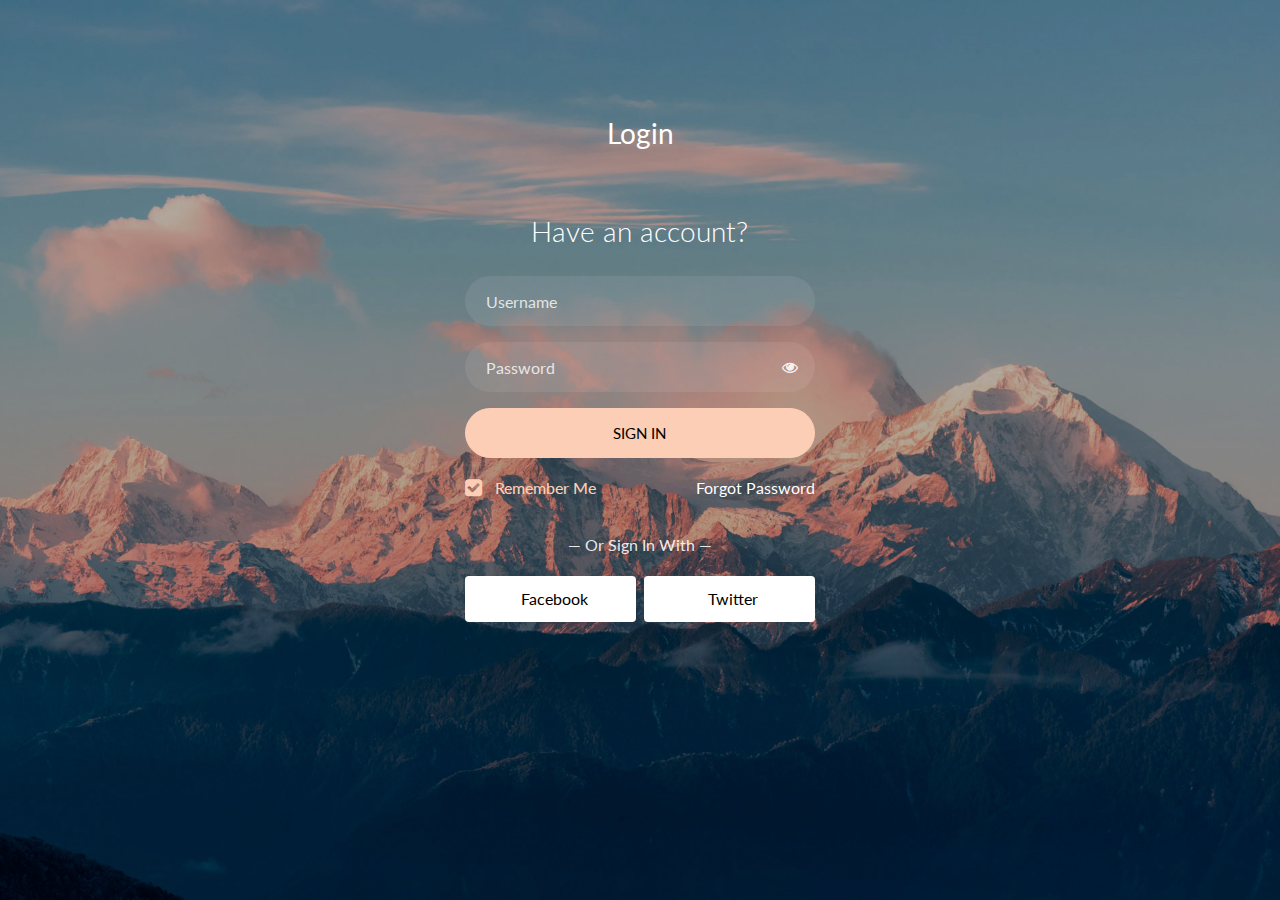
<file: login.html>
<!doctype html>
<html lang="en">
  <head>
  	<title>Login</title>
    <meta charset="utf-8">
    <meta name="viewport" content="width=device-width, initial-scale=1, shrink-to-fit=no">

	<link href="https://fonts.googleapis.com/css?family=Lato:300,400,700&display=swap" rel="stylesheet">

	<link rel="stylesheet" href="https://stackpath.bootstrapcdn.com/font-awesome/4.7.0/css/font-awesome.min.css">
	
	<link rel="stylesheet" href="login/css/style.css">

	</head>
	<body class="img js-fullheight" style="background-image: url(login/images/bg.jpg);">
	<section class="ftco-section">
		<div class="container">
			<div class="row justify-content-center">
				<div class="col-md-6 text-center mb-5">
					<h2 class="heading-section">Login</h2>
				</div>
			</div>  
			<div class="row justify-content-center">
				<div class="col-md-6 col-lg-4">
					<div class="login-wrap p-0">
		      	<h3 class="mb-4 text-center">Have an account?</h3>
		      	<form action="#" class="signin-form">
		      		<div class="form-group">
		      			<input type="text" class="form-control" placeholder="Username" required>
		      		</div>
	            <div class="form-group">
	              <input id="password-field" type="password" class="form-control" placeholder="Password" required>
	              <span toggle="#password-field" class="fa fa-fw fa-eye field-icon toggle-password"></span>
	            </div>
	            <div class="form-group">
	            	<button type="submit" class="form-control btn btn-primary submit px-3">Sign In</button>
	            </div>
	            <div class="form-group d-md-flex">
	            	<div class="w-50">
		            	<label class="checkbox-wrap checkbox-primary">Remember Me
									  <input type="checkbox" checked>
									  <span class="checkmark"></span>
									</label>
								</div>
								<div class="w-50 text-md-right">
									<a href="#" style="color: #fff">Forgot Password</a>
								</div>
	            </div>
	          </form>
	          <p class="w-100 text-center">&mdash; Or Sign In With &mdash;</p>
	          <div class="social d-flex text-center">
	          	<a href="#" class="px-2 py-2 mr-md-1 rounded"><span class="ion-logo-facebook mr-2"></span> Facebook</a>
	          	<a href="#" class="px-2 py-2 ml-md-1 rounded"><span class="ion-logo-twitter mr-2"></span> Twitter</a>
	          </div>
		      </div>
				</div>
			</div>
		</div>
	</section>

	<script src="login/js/jquery.min.js"></script>
  <script src="login/js/popper.js"></script>
  <script src="login/js/bootstrap.min.js"></script>
  <script src="login/js/main.js"></script>

	</body>
</html>
</file>
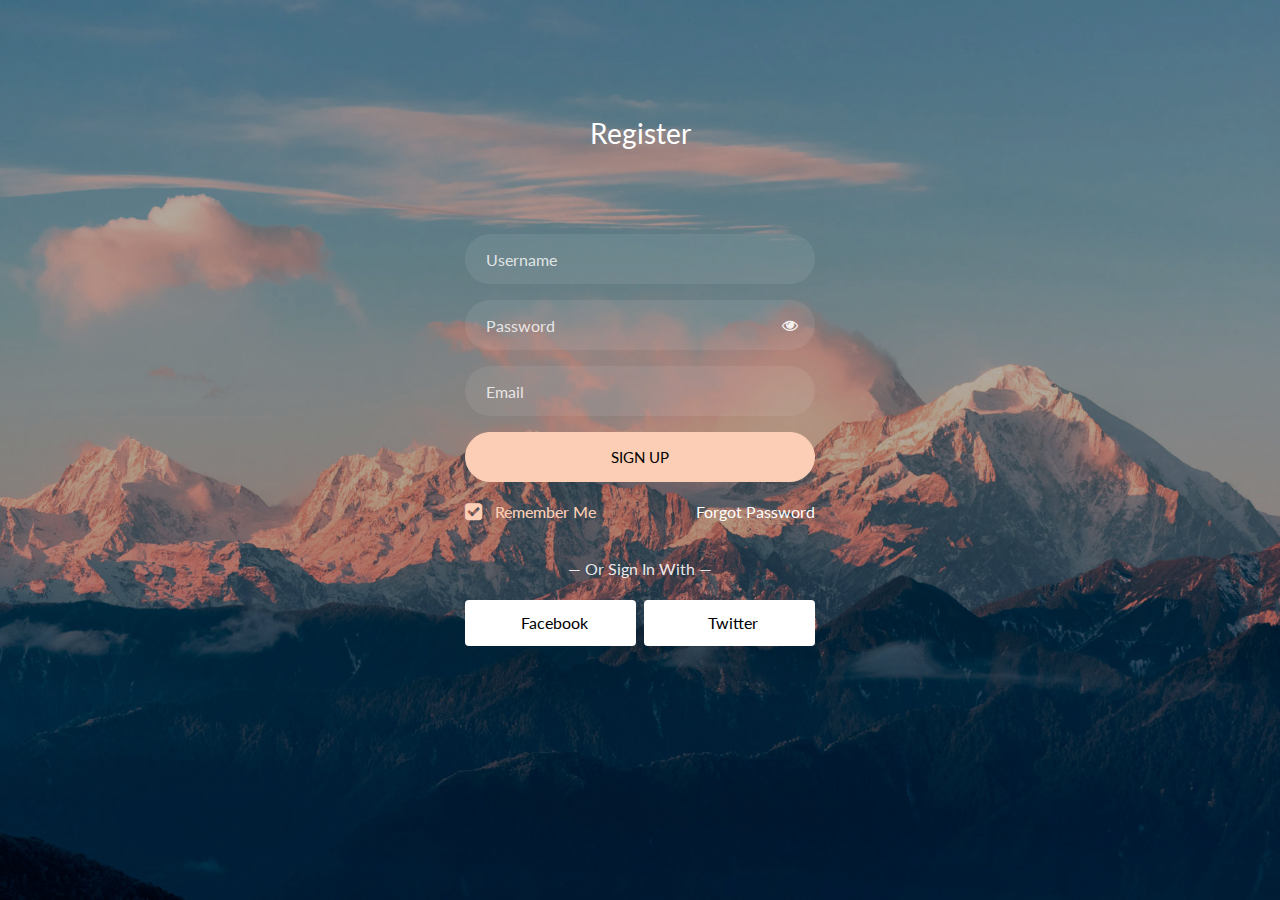
<file: register.html>
<!doctype html>
<html lang="en">
  <head>
  	<title>Register</title>
    <meta charset="utf-8">
    <meta name="viewport" content="width=device-width, initial-scale=1, shrink-to-fit=no">

	<link href="https://fonts.googleapis.com/css?family=Lato:300,400,700&display=swap" rel="stylesheet">

	<link rel="stylesheet" href="https://stackpath.bootstrapcdn.com/font-awesome/4.7.0/css/font-awesome.min.css">
	
	<link rel="stylesheet" href="login/css/style.css">

	</head>
	<body class="img js-fullheight" style="background-image: url(login/images/bg.jpg);">
	<section class="ftco-section">
		<div class="container">
			<div class="row justify-content-center">
				<div class="col-md-6 text-center mb-5">
					<h2 class="heading-section">Register</h2>
				</div>
			</div>
			<div class="row justify-content-center">
				<div class="col-md-6 col-lg-4">
					<div class="login-wrap p-0">
		      	<h3 class="mb-4 text-center"></h3>
		      	<form action="#" class="signin-form">
		      		<div class="form-group">
		      			<input type="text" class="form-control" placeholder="Username" required>
		      		</div>
	            <div class="form-group">
	              <input id="password-field" type="password" class="form-control" placeholder="Password" required>
	              <span toggle="#password-field" class="fa fa-fw fa-eye field-icon toggle-password"></span>
	            </div>
                <div class="form-group">
                    <input type="text" class="form-control" placeholder="Email" required>
                </div>
	            <div class="form-group">
	            	<button type="submit" class="form-control btn btn-primary submit px-3">Sign Up</button>
	            </div>
	            <div class="form-group d-md-flex">
	            	<div class="w-50">
		            	<label class="checkbox-wrap checkbox-primary">Remember Me
									  <input type="checkbox" checked>
									  <span class="checkmark"></span>
									</label>
								</div>
								<div class="w-50 text-md-right">
									<a href="#" style="color: #fff">Forgot Password</a>
								</div>
	            </div>
	          </form>
	          <p class="w-100 text-center">&mdash; Or Sign In With &mdash;</p>
	          <div class="social d-flex text-center">
	          	<a href="#" class="px-2 py-2 mr-md-1 rounded"><span class="ion-logo-facebook mr-2"></span> Facebook</a>
	          	<a href="#" class="px-2 py-2 ml-md-1 rounded"><span class="ion-logo-twitter mr-2"></span> Twitter</a>
	          </div>
		      </div>
				</div>
			</div>
		</div>
	</section>

	<script src="login/js/jquery.min.js"></script>
  <script src="login/js/popper.js"></script>
  <script src="login/js/bootstrap.min.js"></script>
  <script src="login/js/main.js"></script>

	</body>
</html>
</file>
<file: danhmuc/libs/fonts/themify-icons-font/themify-icons/demo-files/demo.css>
body {
	font: normal 1em/1.5em Arial, Helvetica, sans-serif;
	max-width: 90%;
	margin: 30px auto 0;
}
h1, h3 {
	font-weight: normal;
}
h3 {
	font-size: 1.4;
	text-transform: uppercase;
	letter-spacing: 1px;
}

.icon-section {
	margin: 0 0 3em;
	clear: both;
	overflow: hidden;
}
.icon-container {
	width: 240px; 
	padding: .7em 0;
	float: left; 
	position: relative;
	text-align: left;
}
.icon-container [class^="ti-"], 
.icon-container [class*=" ti-"] {
	color: #000;
	position: absolute;
	margin-top: 3px;
	transition: .3s;
}
.icon-container:hover [class^="ti-"],
.icon-container:hover [class*=" ti-"] {
	font-size: 2.2em;
	margin-top: -5px;
}
.icon-container:hover .icon-name {
	color: #000;
}
.icon-name {
	color: #aaa;
	margin-left: 35px;
	font-size: .8em;
	transition: .3s;
}
.icon-container:hover .icon-name {
	margin-left: 45px;
}
</file>
<file: danhmuc/libs/fonts/themify-icons-font/themify-icons/themify-icons.css>
@font-face {
	font-family: 'themify';
	src:url('fonts/themify.eot?-fvbane');
	src:url('fonts/themify.eot?#iefix-fvbane') format('embedded-opentype'),
		url('fonts/themify.woff?-fvbane') format('woff'),
		url('fonts/themify.ttf?-fvbane') format('truetype'),
		url('fonts/themify.svg?-fvbane#themify') format('svg');
	font-weight: normal;
	font-style: normal;
}

[class^="ti-"], [class*=" ti-"] {
	font-family: 'themify';
	speak: none;
	font-style: normal;
	font-weight: normal;
	font-variant: normal;
	text-transform: none;
	line-height: 1;

	/* Better Font Rendering =========== */
	-webkit-font-smoothing: antialiased;
	-moz-osx-font-smoothing: grayscale;
}

.ti-wand:before {
	content: "\e600";
}
.ti-volume:before {
	content: "\e601";
}
.ti-user:before {
	content: "\e602";
}
.ti-unlock:before {
	content: "\e603";
}
.ti-unlink:before {
	content: "\e604";
}
.ti-trash:before {
	content: "\e605";
}
.ti-thought:before {
	content: "\e606";
}
.ti-target:before {
	content: "\e607";
}
.ti-tag:before {
	content: "\e608";
}
.ti-tablet:before {
	content: "\e609";
}
.ti-star:before {
	content: "\e60a";
}
.ti-spray:before {
	content: "\e60b";
}
.ti-signal:before {
	content: "\e60c";
}
.ti-shopping-cart:before {
	content: "\e60d";
}
.ti-shopping-cart-full:before {
	content: "\e60e";
}
.ti-settings:before {
	content: "\e60f";
}
.ti-search:before {
	content: "\e610";
}
.ti-zoom-in:before {
	content: "\e611";
}
.ti-zoom-out:before {
	content: "\e612";
}
.ti-cut:before {
	content: "\e613";
}
.ti-ruler:before {
	content: "\e614";
}
.ti-ruler-pencil:before {
	content: "\e615";
}
.ti-ruler-alt:before {
	content: "\e616";
}
.ti-bookmark:before {
	content: "\e617";
}
.ti-bookmark-alt:before {
	content: "\e618";
}
.ti-reload:before {
	content: "\e619";
}
.ti-plus:before {
	content: "\e61a";
}
.ti-pin:before {
	content: "\e61b";
}
.ti-pencil:before {
	content: "\e61c";
}
.ti-pencil-alt:before {
	content: "\e61d";
}
.ti-paint-roller:before {
	content: "\e61e";
}
.ti-paint-bucket:before {
	content: "\e61f";
}
.ti-na:before {
	content: "\e620";
}
.ti-mobile:before {
	content: "\e621";
}
.ti-minus:before {
	content: "\e622";
}
.ti-medall:before {
	content: "\e623";
}
.ti-medall-alt:before {
	content: "\e624";
}
.ti-marker:before {
	content: "\e625";
}
.ti-marker-alt:before {
	content: "\e626";
}
.ti-arrow-up:before {
	content: "\e627";
}
.ti-arrow-right:before {
	content: "\e628";
}
.ti-arrow-left:before {
	content: "\e629";
}
.ti-arrow-down:before {
	content: "\e62a";
}
.ti-lock:before {
	content: "\e62b";
}
.ti-location-arrow:before {
	content: "\e62c";
}
.ti-link:before {
	content: "\e62d";
}
.ti-layout:before {
	content: "\e62e";
}
.ti-layers:before {
	content: "\e62f";
}
.ti-layers-alt:before {
	content: "\e630";
}
.ti-key:before {
	content: "\e631";
}
.ti-import:before {
	content: "\e632";
}
.ti-image:before {
	content: "\e633";
}
.ti-heart:before {
	content: "\e634";
}
.ti-heart-broken:before {
	content: "\e635";
}
.ti-hand-stop:before {
	content: "\e636";
}
.ti-hand-open:before {
	content: "\e637";
}
.ti-hand-drag:before {
	content: "\e638";
}
.ti-folder:before {
	content: "\e639";
}
.ti-flag:before {
	content: "\e63a";
}
.ti-flag-alt:before {
	content: "\e63b";
}
.ti-flag-alt-2:before {
	content: "\e63c";
}
.ti-eye:before {
	content: "\e63d";
}
.ti-export:before {
	content: "\e63e";
}
.ti-exchange-vertical:before {
	content: "\e63f";
}
.ti-desktop:before {
	content: "\e640";
}
.ti-cup:before {
	content: "\e641";
}
.ti-crown:before {
	content: "\e642";
}
.ti-comments:before {
	content: "\e643";
}
.ti-comment:before {
	content: "\e644";
}
.ti-comment-alt:before {
	content: "\e645";
}
.ti-close:before {
	content: "\e646";
}
.ti-clip:before {
	content: "\e647";
}
.ti-angle-up:before {
	content: "\e648";
}
.ti-angle-right:before {
	content: "\e649";
}
.ti-angle-left:before {
	content: "\e64a";
}
.ti-angle-down:before {
	content: "\e64b";
}
.ti-check:before {
	content: "\e64c";
}
.ti-check-box:before {
	content: "\e64d";
}
.ti-camera:before {
	content: "\e64e";
}
.ti-announcement:before {
	content: "\e64f";
}
.ti-brush:before {
	content: "\e650";
}
.ti-briefcase:before {
	content: "\e651";
}
.ti-bolt:before {
	content: "\e652";
}
.ti-bolt-alt:before {
	content: "\e653";
}
.ti-blackboard:before {
	content: "\e654";
}
.ti-bag:before {
	content: "\e655";
}
.ti-move:before {
	content: "\e656";
}
.ti-arrows-vertical:before {
	content: "\e657";
}
.ti-arrows-horizontal:before {
	content: "\e658";
}
.ti-fullscreen:before {
	content: "\e659";
}
.ti-arrow-top-right:before {
	content: "\e65a";
}
.ti-arrow-top-left:before {
	content: "\e65b";
}
.ti-arrow-circle-up:before {
	content: "\e65c";
}
.ti-arrow-circle-right:before {
	content: "\e65d";
}
.ti-arrow-circle-left:before {
	content: "\e65e";
}
.ti-arrow-circle-down:before {
	content: "\e65f";
}
.ti-angle-double-up:before {
	content: "\e660";
}
.ti-angle-double-right:before {
	content: "\e661";
}
.ti-angle-double-left:before {
	content: "\e662";
}
.ti-angle-double-down:before {
	content: "\e663";
}
.ti-zip:before {
	content: "\e664";
}
.ti-world:before {
	content: "\e665";
}
.ti-wheelchair:before {
	content: "\e666";
}
.ti-view-list:before {
	content: "\e667";
}
.ti-view-list-alt:before {
	content: "\e668";
}
.ti-view-grid:before {
	content: "\e669";
}
.ti-uppercase:before {
	content: "\e66a";
}
.ti-upload:before {
	content: "\e66b";
}
.ti-underline:before {
	content: "\e66c";
}
.ti-truck:before {
	content: "\e66d";
}
.ti-timer:before {
	content: "\e66e";
}
.ti-ticket:before {
	content: "\e66f";
}
.ti-thumb-up:before {
	content: "\e670";
}
.ti-thumb-down:before {
	content: "\e671";
}
.ti-text:before {
	content: "\e672";
}
.ti-stats-up:before {
	content: "\e673";
}
.ti-stats-down:before {
	content: "\e674";
}
.ti-split-v:before {
	content: "\e675";
}
.ti-split-h:before {
	content: "\e676";
}
.ti-smallcap:before {
	content: "\e677";
}
.ti-shine:before {
	content: "\e678";
}
.ti-shift-right:before {
	content: "\e679";
}
.ti-shift-left:before {
	content: "\e67a";
}
.ti-shield:before {
	content: "\e67b";
}
.ti-notepad:before {
	content: "\e67c";
}
.ti-server:before {
	content: "\e67d";
}
.ti-quote-right:before {
	content: "\e67e";
}
.ti-quote-left:before {
	content: "\e67f";
}
.ti-pulse:before {
	content: "\e680";
}
.ti-printer:before {
	content: "\e681";
}
.ti-power-off:before {
	content: "\e682";
}
.ti-plug:before {
	content: "\e683";
}
.ti-pie-chart:before {
	content: "\e684";
}
.ti-paragraph:before {
	content: "\e685";
}
.ti-panel:before {
	content: "\e686";
}
.ti-package:before {
	content: "\e687";
}
.ti-music:before {
	content: "\e688";
}
.ti-music-alt:before {
	content: "\e689";
}
.ti-mouse:before {
	content: "\e68a";
}
.ti-mouse-alt:before {
	content: "\e68b";
}
.ti-money:before {
	content: "\e68c";
}
.ti-microphone:before {
	content: "\e68d";
}
.ti-menu:before {
	content: "\e68e";
}
.ti-menu-alt:before {
	content: "\e68f";
}
.ti-map:before {
	content: "\e690";
}
.ti-map-alt:before {
	content: "\e691";
}
.ti-loop:before {
	content: "\e692";
}
.ti-location-pin:before {
	content: "\e693";
}
.ti-list:before {
	content: "\e694";
}
.ti-light-bulb:before {
	content: "\e695";
}
.ti-Italic:before {
	content: "\e696";
}
.ti-info:before {
	content: "\e697";
}
.ti-infinite:before {
	content: "\e698";
}
.ti-id-badge:before {
	content: "\e699";
}
.ti-hummer:before {
	content: "\e69a";
}
.ti-home:before {
	content: "\e69b";
}
.ti-help:before {
	content: "\e69c";
}
.ti-headphone:before {
	content: "\e69d";
}
.ti-harddrives:before {
	content: "\e69e";
}
.ti-harddrive:before {
	content: "\e69f";
}
.ti-gift:before {
	content: "\e6a0";
}
.ti-game:before {
	content: "\e6a1";
}
.ti-filter:before {
	content: "\e6a2";
}
.ti-files:before {
	content: "\e6a3";
}
.ti-file:before {
	content: "\e6a4";
}
.ti-eraser:before {
	content: "\e6a5";
}
.ti-envelope:before {
	content: "\e6a6";
}
.ti-download:before {
	content: "\e6a7";
}
.ti-direction:before {
	content: "\e6a8";
}
.ti-direction-alt:before {
	content: "\e6a9";
}
.ti-dashboard:before {
	content: "\e6aa";
}
.ti-control-stop:before {
	content: "\e6ab";
}
.ti-control-shuffle:before {
	content: "\e6ac";
}
.ti-control-play:before {
	content: "\e6ad";
}
.ti-control-pause:before {
	content: "\e6ae";
}
.ti-control-forward:before {
	content: "\e6af";
}
.ti-control-backward:before {
	content: "\e6b0";
}
.ti-cloud:before {
	content: "\e6b1";
}
.ti-cloud-up:before {
	content: "\e6b2";
}
.ti-cloud-down:before {
	content: "\e6b3";
}
.ti-clipboard:before {
	content: "\e6b4";
}
.ti-car:before {
	content: "\e6b5";
}
.ti-calendar:before {
	content: "\e6b6";
}
.ti-book:before {
	content: "\e6b7";
}
.ti-bell:before {
	content: "\e6b8";
}
.ti-basketball:before {
	content: "\e6b9";
}
.ti-bar-chart:before {
	content: "\e6ba";
}
.ti-bar-chart-alt:before {
	content: "\e6bb";
}
.ti-back-right:before {
	content: "\e6bc";
}
.ti-back-left:before {
	content: "\e6bd";
}
.ti-arrows-corner:before {
	content: "\e6be";
}
.ti-archive:before {
	content: "\e6bf";
}
.ti-anchor:before {
	content: "\e6c0";
}
.ti-align-right:before {
	content: "\e6c1";
}
.ti-align-left:before {
	content: "\e6c2";
}
.ti-align-justify:before {
	content: "\e6c3";
}
.ti-align-center:before {
	content: "\e6c4";
}
.ti-alert:before {
	content: "\e6c5";
}
.ti-alarm-clock:before {
	content: "\e6c6";
}
.ti-agenda:before {
	content: "\e6c7";
}
.ti-write:before {
	content: "\e6c8";
}
.ti-window:before {
	content: "\e6c9";
}
.ti-widgetized:before {
	content: "\e6ca";
}
.ti-widget:before {
	content: "\e6cb";
}
.ti-widget-alt:before {
	content: "\e6cc";
}
.ti-wallet:before {
	content: "\e6cd";
}
.ti-video-clapper:before {
	content: "\e6ce";
}
.ti-video-camera:before {
	content: "\e6cf";
}
.ti-vector:before {
	content: "\e6d0";
}
.ti-themify-logo:before {
	content: "\e6d1";
}
.ti-themify-favicon:before {
	content: "\e6d2";
}
.ti-themify-favicon-alt:before {
	content: "\e6d3";
}
.ti-support:before {
	content: "\e6d4";
}
.ti-stamp:before {
	content: "\e6d5";
}
.ti-split-v-alt:before {
	content: "\e6d6";
}
.ti-slice:before {
	content: "\e6d7";
}
.ti-shortcode:before {
	content: "\e6d8";
}
.ti-shift-right-alt:before {
	content: "\e6d9";
}
.ti-shift-left-alt:before {
	content: "\e6da";
}
.ti-ruler-alt-2:before {
	content: "\e6db";
}
.ti-receipt:before {
	content: "\e6dc";
}
.ti-pin2:before {
	content: "\e6dd";
}
.ti-pin-alt:before {
	content: "\e6de";
}
.ti-pencil-alt2:before {
	content: "\e6df";
}
.ti-palette:before {
	content: "\e6e0";
}
.ti-more:before {
	content: "\e6e1";
}
.ti-more-alt:before {
	content: "\e6e2";
}
.ti-microphone-alt:before {
	content: "\e6e3";
}
.ti-magnet:before {
	content: "\e6e4";
}
.ti-line-double:before {
	content: "\e6e5";
}
.ti-line-dotted:before {
	content: "\e6e6";
}
.ti-line-dashed:before {
	content: "\e6e7";
}
.ti-layout-width-full:before {
	content: "\e6e8";
}
.ti-layout-width-default:before {
	content: "\e6e9";
}
.ti-layout-width-default-alt:before {
	content: "\e6ea";
}
.ti-layout-tab:before {
	content: "\e6eb";
}
.ti-layout-tab-window:before {
	content: "\e6ec";
}
.ti-layout-tab-v:before {
	content: "\e6ed";
}
.ti-layout-tab-min:before {
	content: "\e6ee";
}
.ti-layout-slider:before {
	content: "\e6ef";
}
.ti-layout-slider-alt:before {
	content: "\e6f0";
}
.ti-layout-sidebar-right:before {
	content: "\e6f1";
}
.ti-layout-sidebar-none:before {
	content: "\e6f2";
}
.ti-layout-sidebar-left:before {
	content: "\e6f3";
}
.ti-layout-placeholder:before {
	content: "\e6f4";
}
.ti-layout-menu:before {
	content: "\e6f5";
}
.ti-layout-menu-v:before {
	content: "\e6f6";
}
.ti-layout-menu-separated:before {
	content: "\e6f7";
}
.ti-layout-menu-full:before {
	content: "\e6f8";
}
.ti-layout-media-right-alt:before {
	content: "\e6f9";
}
.ti-layout-media-right:before {
	content: "\e6fa";
}
.ti-layout-media-overlay:before {
	content: "\e6fb";
}
.ti-layout-media-overlay-alt:before {
	content: "\e6fc";
}
.ti-layout-media-overlay-alt-2:before {
	content: "\e6fd";
}
.ti-layout-media-left-alt:before {
	content: "\e6fe";
}
.ti-layout-media-left:before {
	content: "\e6ff";
}
.ti-layout-media-center-alt:before {
	content: "\e700";
}
.ti-layout-media-center:before {
	content: "\e701";
}
.ti-layout-list-thumb:before {
	content: "\e702";
}
.ti-layout-list-thumb-alt:before {
	content: "\e703";
}
.ti-layout-list-post:before {
	content: "\e704";
}
.ti-layout-list-large-image:before {
	content: "\e705";
}
.ti-layout-line-solid:before {
	content: "\e706";
}
.ti-layout-grid4:before {
	content: "\e707";
}
.ti-layout-grid3:before {
	content: "\e708";
}
.ti-layout-grid2:before {
	content: "\e709";
}
.ti-layout-grid2-thumb:before {
	content: "\e70a";
}
.ti-layout-cta-right:before {
	content: "\e70b";
}
.ti-layout-cta-left:before {
	content: "\e70c";
}
.ti-layout-cta-center:before {
	content: "\e70d";
}
.ti-layout-cta-btn-right:before {
	content: "\e70e";
}
.ti-layout-cta-btn-left:before {
	content: "\e70f";
}
.ti-layout-column4:before {
	content: "\e710";
}
.ti-layout-column3:before {
	content: "\e711";
}
.ti-layout-column2:before {
	content: "\e712";
}
.ti-layout-accordion-separated:before {
	content: "\e713";
}
.ti-layout-accordion-merged:before {
	content: "\e714";
}
.ti-layout-accordion-list:before {
	content: "\e715";
}
.ti-ink-pen:before {
	content: "\e716";
}
.ti-info-alt:before {
	content: "\e717";
}
.ti-help-alt:before {
	content: "\e718";
}
.ti-headphone-alt:before {
	content: "\e719";
}
.ti-hand-point-up:before {
	content: "\e71a";
}
.ti-hand-point-right:before {
	content: "\e71b";
}
.ti-hand-point-left:before {
	content: "\e71c";
}
.ti-hand-point-down:before {
	content: "\e71d";
}
.ti-gallery:before {
	content: "\e71e";
}
.ti-face-smile:before {
	content: "\e71f";
}
.ti-face-sad:before {
	content: "\e720";
}
.ti-credit-card:before {
	content: "\e721";
}
.ti-control-skip-forward:before {
	content: "\e722";
}
.ti-control-skip-backward:before {
	content: "\e723";
}
.ti-control-record:before {
	content: "\e724";
}
.ti-control-eject:before {
	content: "\e725";
}
.ti-comments-smiley:before {
	content: "\e726";
}
.ti-brush-alt:before {
	content: "\e727";
}
.ti-youtube:before {
	content: "\e728";
}
.ti-vimeo:before {
	content: "\e729";
}
.ti-twitter:before {
	content: "\e72a";
}
.ti-time:before {
	content: "\e72b";
}
.ti-tumblr:before {
	content: "\e72c";
}
.ti-skype:before {
	content: "\e72d";
}
.ti-share:before {
	content: "\e72e";
}
.ti-share-alt:before {
	content: "\e72f";
}
.ti-rocket:before {
	content: "\e730";
}
.ti-pinterest:before {
	content: "\e731";
}
.ti-new-window:before {
	content: "\e732";
}
.ti-microsoft:before {
	content: "\e733";
}
.ti-list-ol:before {
	content: "\e734";
}
.ti-linkedin:before {
	content: "\e735";
}
.ti-layout-sidebar-2:before {
	content: "\e736";
}
.ti-layout-grid4-alt:before {
	content: "\e737";
}
.ti-layout-grid3-alt:before {
	content: "\e738";
}
.ti-layout-grid2-alt:before {
	content: "\e739";
}
.ti-layout-column4-alt:before {
	content: "\e73a";
}
.ti-layout-column3-alt:before {
	content: "\e73b";
}
.ti-layout-column2-alt:before {
	content: "\e73c";
}
.ti-instagram:before {
	content: "\e73d";
}
.ti-google:before {
	content: "\e73e";
}
.ti-github:before {
	content: "\e73f";
}
.ti-flickr:before {
	content: "\e740";
}
.ti-facebook:before {
	content: "\e741";
}
.ti-dropbox:before {
	content: "\e742";
}
.ti-dribbble:before {
	content: "\e743";
}
.ti-apple:before {
	content: "\e744";
}
.ti-android:before {
	content: "\e745";
}
.ti-save:before {
	content: "\e746";
}
.ti-save-alt:before {
	content: "\e747";
}
.ti-yahoo:before {
	content: "\e748";
}
.ti-wordpress:before {
	content: "\e749";
}
.ti-vimeo-alt:before {
	content: "\e74a";
}
.ti-twitter-alt:before {
	content: "\e74b";
}
.ti-tumblr-alt:before {
	content: "\e74c";
}
.ti-trello:before {
	content: "\e74d";
}
.ti-stack-overflow:before {
	content: "\e74e";
}
.ti-soundcloud:before {
	content: "\e74f";
}
.ti-sharethis:before {
	content: "\e750";
}
.ti-sharethis-alt:before {
	content: "\e751";
}
.ti-reddit:before {
	content: "\e752";
}
.ti-pinterest-alt:before {
	content: "\e753";
}
.ti-microsoft-alt:before {
	content: "\e754";
}
.ti-linux:before {
	content: "\e755";
}
.ti-jsfiddle:before {
	content: "\e756";
}
.ti-joomla:before {
	content: "\e757";
}
.ti-html5:before {
	content: "\e758";
}
.ti-flickr-alt:before {
	content: "\e759";
}
.ti-email:before {
	content: "\e75a";
}
.ti-drupal:before {
	content: "\e75b";
}
.ti-dropbox-alt:before {
	content: "\e75c";
}
.ti-css3:before {
	content: "\e75d";
}
.ti-rss:before {
	content: "\e75e";
}
.ti-rss-alt:before {
	content: "\e75f";
}
</file>
<file: danhmuc/libs/fonts/themify-icons-font/themify-icons/ie7/ie7.css>
.ti-wand {
	*zoom: expression(this.runtimeStyle['zoom'] = '1', this.innerHTML = '&#xe600;');
}
.ti-volume {
	*zoom: expression(this.runtimeStyle['zoom'] = '1', this.innerHTML = '&#xe601;');
}
.ti-user {
	*zoom: expression(this.runtimeStyle['zoom'] = '1', this.innerHTML = '&#xe602;');
}
.ti-unlock {
	*zoom: expression(this.runtimeStyle['zoom'] = '1', this.innerHTML = '&#xe603;');
}
.ti-unlink {
	*zoom: expression(this.runtimeStyle['zoom'] = '1', this.innerHTML = '&#xe604;');
}
.ti-trash {
	*zoom: expression(this.runtimeStyle['zoom'] = '1', this.innerHTML = '&#xe605;');
}
.ti-thought {
	*zoom: expression(this.runtimeStyle['zoom'] = '1', this.innerHTML = '&#xe606;');
}
.ti-target {
	*zoom: expression(this.runtimeStyle['zoom'] = '1', this.innerHTML = '&#xe607;');
}
.ti-tag {
	*zoom: expression(this.runtimeStyle['zoom'] = '1', this.innerHTML = '&#xe608;');
}
.ti-tablet {
	*zoom: expression(this.runtimeStyle['zoom'] = '1', this.innerHTML = '&#xe609;');
}
.ti-star {
	*zoom: expression(this.runtimeStyle['zoom'] = '1', this.innerHTML = '&#xe60a;');
}
.ti-spray {
	*zoom: expression(this.runtimeStyle['zoom'] = '1', this.innerHTML = '&#xe60b;');
}
.ti-signal {
	*zoom: expression(this.runtimeStyle['zoom'] = '1', this.innerHTML = '&#xe60c;');
}
.ti-shopping-cart {
	*zoom: expression(this.runtimeStyle['zoom'] = '1', this.innerHTML = '&#xe60d;');
}
.ti-shopping-cart-full {
	*zoom: expression(this.runtimeStyle['zoom'] = '1', this.innerHTML = '&#xe60e;');
}
.ti-settings {
	*zoom: expression(this.runtimeStyle['zoom'] = '1', this.innerHTML = '&#xe60f;');
}
.ti-search {
	*zoom: expression(this.runtimeStyle['zoom'] = '1', this.innerHTML = '&#xe610;');
}
.ti-zoom-in {
	*zoom: expression(this.runtimeStyle['zoom'] = '1', this.innerHTML = '&#xe611;');
}
.ti-zoom-out {
	*zoom: expression(this.runtimeStyle['zoom'] = '1', this.innerHTML = '&#xe612;');
}
.ti-cut {
	*zoom: expression(this.runtimeStyle['zoom'] = '1', this.innerHTML = '&#xe613;');
}
.ti-ruler {
	*zoom: expression(this.runtimeStyle['zoom'] = '1', this.innerHTML = '&#xe614;');
}
.ti-ruler-pencil {
	*zoom: expression(this.runtimeStyle['zoom'] = '1', this.innerHTML = '&#xe615;');
}
.ti-ruler-alt {
	*zoom: expression(this.runtimeStyle['zoom'] = '1', this.innerHTML = '&#xe616;');
}
.ti-bookmark {
	*zoom: expression(this.runtimeStyle['zoom'] = '1', this.innerHTML = '&#xe617;');
}
.ti-bookmark-alt {
	*zoom: expression(this.runtimeStyle['zoom'] = '1', this.innerHTML = '&#xe618;');
}
.ti-reload {
	*zoom: expression(this.runtimeStyle['zoom'] = '1', this.innerHTML = '&#xe619;');
}
.ti-plus {
	*zoom: expression(this.runtimeStyle['zoom'] = '1', this.innerHTML = '&#xe61a;');
}
.ti-pin {
	*zoom: expression(this.runtimeStyle['zoom'] = '1', this.innerHTML = '&#xe61b;');
}
.ti-pencil {
	*zoom: expression(this.runtimeStyle['zoom'] = '1', this.innerHTML = '&#xe61c;');
}
.ti-pencil-alt {
	*zoom: expression(this.runtimeStyle['zoom'] = '1', this.innerHTML = '&#xe61d;');
}
.ti-paint-roller {
	*zoom: expression(this.runtimeStyle['zoom'] = '1', this.innerHTML = '&#xe61e;');
}
.ti-paint-bucket {
	*zoom: expression(this.runtimeStyle['zoom'] = '1', this.innerHTML = '&#xe61f;');
}
.ti-na {
	*zoom: expression(this.runtimeStyle['zoom'] = '1', this.innerHTML = '&#xe620;');
}
.ti-mobile {
	*zoom: expression(this.runtimeStyle['zoom'] = '1', this.innerHTML = '&#xe621;');
}
.ti-minus {
	*zoom: expression(this.runtimeStyle['zoom'] = '1', this.innerHTML = '&#xe622;');
}
.ti-medall {
	*zoom: expression(this.runtimeStyle['zoom'] = '1', this.innerHTML = '&#xe623;');
}
.ti-medall-alt {
	*zoom: expression(this.runtimeStyle['zoom'] = '1', this.innerHTML = '&#xe624;');
}
.ti-marker {
	*zoom: expression(this.runtimeStyle['zoom'] = '1', this.innerHTML = '&#xe625;');
}
.ti-marker-alt {
	*zoom: expression(this.runtimeStyle['zoom'] = '1', this.innerHTML = '&#xe626;');
}
.ti-arrow-up {
	*zoom: expression(this.runtimeStyle['zoom'] = '1', this.innerHTML = '&#xe627;');
}
.ti-arrow-right {
	*zoom: expression(this.runtimeStyle['zoom'] = '1', this.innerHTML = '&#xe628;');
}
.ti-arrow-left {
	*zoom: expression(this.runtimeStyle['zoom'] = '1', this.innerHTML = '&#xe629;');
}
.ti-arrow-down {
	*zoom: expression(this.runtimeStyle['zoom'] = '1', this.innerHTML = '&#xe62a;');
}
.ti-lock {
	*zoom: expression(this.runtimeStyle['zoom'] = '1', this.innerHTML = '&#xe62b;');
}
.ti-location-arrow {
	*zoom: expression(this.runtimeStyle['zoom'] = '1', this.innerHTML = '&#xe62c;');
}
.ti-link {
	*zoom: expression(this.runtimeStyle['zoom'] = '1', this.innerHTML = '&#xe62d;');
}
.ti-layout {
	*zoom: expression(this.runtimeStyle['zoom'] = '1', this.innerHTML = '&#xe62e;');
}
.ti-layers {
	*zoom: expression(this.runtimeStyle['zoom'] = '1', this.innerHTML = '&#xe62f;');
}
.ti-layers-alt {
	*zoom: expression(this.runtimeStyle['zoom'] = '1', this.innerHTML = '&#xe630;');
}
.ti-key {
	*zoom: expression(this.runtimeStyle['zoom'] = '1', this.innerHTML = '&#xe631;');
}
.ti-import {
	*zoom: expression(this.runtimeStyle['zoom'] = '1', this.innerHTML = '&#xe632;');
}
.ti-image {
	*zoom: expression(this.runtimeStyle['zoom'] = '1', this.innerHTML = '&#xe633;');
}
.ti-heart {
	*zoom: expression(this.runtimeStyle['zoom'] = '1', this.innerHTML = '&#xe634;');
}
.ti-heart-broken {
	*zoom: expression(this.runtimeStyle['zoom'] = '1', this.innerHTML = '&#xe635;');
}
.ti-hand-stop {
	*zoom: expression(this.runtimeStyle['zoom'] = '1', this.innerHTML = '&#xe636;');
}
.ti-hand-open {
	*zoom: expression(this.runtimeStyle['zoom'] = '1', this.innerHTML = '&#xe637;');
}
.ti-hand-drag {
	*zoom: expression(this.runtimeStyle['zoom'] = '1', this.innerHTML = '&#xe638;');
}
.ti-folder {
	*zoom: expression(this.runtimeStyle['zoom'] = '1', this.innerHTML = '&#xe639;');
}
.ti-flag {
	*zoom: expression(this.runtimeStyle['zoom'] = '1', this.innerHTML = '&#xe63a;');
}
.ti-flag-alt {
	*zoom: expression(this.runtimeStyle['zoom'] = '1', this.innerHTML = '&#xe63b;');
}
.ti-flag-alt-2 {
	*zoom: expression(this.runtimeStyle['zoom'] = '1', this.innerHTML = '&#xe63c;');
}
.ti-eye {
	*zoom: expression(this.runtimeStyle['zoom'] = '1', this.innerHTML = '&#xe63d;');
}
.ti-export {
	*zoom: expression(this.runtimeStyle['zoom'] = '1', this.innerHTML = '&#xe63e;');
}
.ti-exchange-vertical {
	*zoom: expression(this.runtimeStyle['zoom'] = '1', this.innerHTML = '&#xe63f;');
}
.ti-desktop {
	*zoom: expression(this.runtimeStyle['zoom'] = '1', this.innerHTML = '&#xe640;');
}
.ti-cup {
	*zoom: expression(this.runtimeStyle['zoom'] = '1', this.innerHTML = '&#xe641;');
}
.ti-crown {
	*zoom: expression(this.runtimeStyle['zoom'] = '1', this.innerHTML = '&#xe642;');
}
.ti-comments {
	*zoom: expression(this.runtimeStyle['zoom'] = '1', this.innerHTML = '&#xe643;');
}
.ti-comment {
	*zoom: expression(this.runtimeStyle['zoom'] = '1', this.innerHTML = '&#xe644;');
}
.ti-comment-alt {
	*zoom: expression(this.runtimeStyle['zoom'] = '1', this.innerHTML = '&#xe645;');
}
.ti-close {
	*zoom: expression(this.runtimeStyle['zoom'] = '1', this.innerHTML = '&#xe646;');
}
.ti-clip {
	*zoom: expression(this.runtimeStyle['zoom'] = '1', this.innerHTML = '&#xe647;');
}
.ti-angle-up {
	*zoom: expression(this.runtimeStyle['zoom'] = '1', this.innerHTML = '&#xe648;');
}
.ti-angle-right {
	*zoom: expression(this.runtimeStyle['zoom'] = '1', this.innerHTML = '&#xe649;');
}
.ti-angle-left {
	*zoom: expression(this.runtimeStyle['zoom'] = '1', this.innerHTML = '&#xe64a;');
}
.ti-angle-down {
	*zoom: expression(this.runtimeStyle['zoom'] = '1', this.innerHTML = '&#xe64b;');
}
.ti-check {
	*zoom: expression(this.runtimeStyle['zoom'] = '1', this.innerHTML = '&#xe64c;');
}
.ti-check-box {
	*zoom: expression(this.runtimeStyle['zoom'] = '1', this.innerHTML = '&#xe64d;');
}
.ti-camera {
	*zoom: expression(this.runtimeStyle['zoom'] = '1', this.innerHTML = '&#xe64e;');
}
.ti-announcement {
	*zoom: expression(this.runtimeStyle['zoom'] = '1', this.innerHTML = '&#xe64f;');
}
.ti-brush {
	*zoom: expression(this.runtimeStyle['zoom'] = '1', this.innerHTML = '&#xe650;');
}
.ti-briefcase {
	*zoom: expression(this.runtimeStyle['zoom'] = '1', this.innerHTML = '&#xe651;');
}
.ti-bolt {
	*zoom: expression(this.runtimeStyle['zoom'] = '1', this.innerHTML = '&#xe652;');
}
.ti-bolt-alt {
	*zoom: expression(this.runtimeStyle['zoom'] = '1', this.innerHTML = '&#xe653;');
}
.ti-blackboard {
	*zoom: expression(this.runtimeStyle['zoom'] = '1', this.innerHTML = '&#xe654;');
}
.ti-bag {
	*zoom: expression(this.runtimeStyle['zoom'] = '1', this.innerHTML = '&#xe655;');
}
.ti-move {
	*zoom: expression(this.runtimeStyle['zoom'] = '1', this.innerHTML = '&#xe656;');
}
.ti-arrows-vertical {
	*zoom: expression(this.runtimeStyle['zoom'] = '1', this.innerHTML = '&#xe657;');
}
.ti-arrows-horizontal {
	*zoom: expression(this.runtimeStyle['zoom'] = '1', this.innerHTML = '&#xe658;');
}
.ti-fullscreen {
	*zoom: expression(this.runtimeStyle['zoom'] = '1', this.innerHTML = '&#xe659;');
}
.ti-arrow-top-right {
	*zoom: expression(this.runtimeStyle['zoom'] = '1', this.innerHTML = '&#xe65a;');
}
.ti-arrow-top-left {
	*zoom: expression(this.runtimeStyle['zoom'] = '1', this.innerHTML = '&#xe65b;');
}
.ti-arrow-circle-up {
	*zoom: expression(this.runtimeStyle['zoom'] = '1', this.innerHTML = '&#xe65c;');
}
.ti-arrow-circle-right {
	*zoom: expression(this.runtimeStyle['zoom'] = '1', this.innerHTML = '&#xe65d;');
}
.ti-arrow-circle-left {
	*zoom: expression(this.runtimeStyle['zoom'] = '1', this.innerHTML = '&#xe65e;');
}
.ti-arrow-circle-down {
	*zoom: expression(this.runtimeStyle['zoom'] = '1', this.innerHTML = '&#xe65f;');
}
.ti-angle-double-up {
	*zoom: expression(this.runtimeStyle['zoom'] = '1', this.innerHTML = '&#xe660;');
}
.ti-angle-double-right {
	*zoom: expression(this.runtimeStyle['zoom'] = '1', this.innerHTML = '&#xe661;');
}
.ti-angle-double-left {
	*zoom: expression(this.runtimeStyle['zoom'] = '1', this.innerHTML = '&#xe662;');
}
.ti-angle-double-down {
	*zoom: expression(this.runtimeStyle['zoom'] = '1', this.innerHTML = '&#xe663;');
}
.ti-zip {
	*zoom: expression(this.runtimeStyle['zoom'] = '1', this.innerHTML = '&#xe664;');
}
.ti-world {
	*zoom: expression(this.runtimeStyle['zoom'] = '1', this.innerHTML = '&#xe665;');
}
.ti-wheelchair {
	*zoom: expression(this.runtimeStyle['zoom'] = '1', this.innerHTML = '&#xe666;');
}
.ti-view-list {
	*zoom: expression(this.runtimeStyle['zoom'] = '1', this.innerHTML = '&#xe667;');
}
.ti-view-list-alt {
	*zoom: expression(this.runtimeStyle['zoom'] = '1', this.innerHTML = '&#xe668;');
}
.ti-view-grid {
	*zoom: expression(this.runtimeStyle['zoom'] = '1', this.innerHTML = '&#xe669;');
}
.ti-uppercase {
	*zoom: expression(this.runtimeStyle['zoom'] = '1', this.innerHTML = '&#xe66a;');
}
.ti-upload {
	*zoom: expression(this.runtimeStyle['zoom'] = '1', this.innerHTML = '&#xe66b;');
}
.ti-underline {
	*zoom: expression(this.runtimeStyle['zoom'] = '1', this.innerHTML = '&#xe66c;');
}
.ti-truck {
	*zoom: expression(this.runtimeStyle['zoom'] = '1', this.innerHTML = '&#xe66d;');
}
.ti-timer {
	*zoom: expression(this.runtimeStyle['zoom'] = '1', this.innerHTML = '&#xe66e;');
}
.ti-ticket {
	*zoom: expression(this.runtimeStyle['zoom'] = '1', this.innerHTML = '&#xe66f;');
}
.ti-thumb-up {
	*zoom: expression(this.runtimeStyle['zoom'] = '1', this.innerHTML = '&#xe670;');
}
.ti-thumb-down {
	*zoom: expression(this.runtimeStyle['zoom'] = '1', this.innerHTML = '&#xe671;');
}
.ti-text {
	*zoom: expression(this.runtimeStyle['zoom'] = '1', this.innerHTML = '&#xe672;');
}
.ti-stats-up {
	*zoom: expression(this.runtimeStyle['zoom'] = '1', this.innerHTML = '&#xe673;');
}
.ti-stats-down {
	*zoom: expression(this.runtimeStyle['zoom'] = '1', this.innerHTML = '&#xe674;');
}
.ti-split-v {
	*zoom: expression(this.runtimeStyle['zoom'] = '1', this.innerHTML = '&#xe675;');
}
.ti-split-h {
	*zoom: expression(this.runtimeStyle['zoom'] = '1', this.innerHTML = '&#xe676;');
}
.ti-smallcap {
	*zoom: expression(this.runtimeStyle['zoom'] = '1', this.innerHTML = '&#xe677;');
}
.ti-shine {
	*zoom: expression(this.runtimeStyle['zoom'] = '1', this.innerHTML = '&#xe678;');
}
.ti-shift-right {
	*zoom: expression(this.runtimeStyle['zoom'] = '1', this.innerHTML = '&#xe679;');
}
.ti-shift-left {
	*zoom: expression(this.runtimeStyle['zoom'] = '1', this.innerHTML = '&#xe67a;');
}
.ti-shield {
	*zoom: expression(this.runtimeStyle['zoom'] = '1', this.innerHTML = '&#xe67b;');
}
.ti-notepad {
	*zoom: expression(this.runtimeStyle['zoom'] = '1', this.innerHTML = '&#xe67c;');
}
.ti-server {
	*zoom: expression(this.runtimeStyle['zoom'] = '1', this.innerHTML = '&#xe67d;');
}
.ti-quote-right {
	*zoom: expression(this.runtimeStyle['zoom'] = '1', this.innerHTML = '&#xe67e;');
}
.ti-quote-left {
	*zoom: expression(this.runtimeStyle['zoom'] = '1', this.innerHTML = '&#xe67f;');
}
.ti-pulse {
	*zoom: expression(this.runtimeStyle['zoom'] = '1', this.innerHTML = '&#xe680;');
}
.ti-printer {
	*zoom: expression(this.runtimeStyle['zoom'] = '1', this.innerHTML = '&#xe681;');
}
.ti-power-off {
	*zoom: expression(this.runtimeStyle['zoom'] = '1', this.innerHTML = '&#xe682;');
}
.ti-plug {
	*zoom: expression(this.runtimeStyle['zoom'] = '1', this.innerHTML = '&#xe683;');
}
.ti-pie-chart {
	*zoom: expression(this.runtimeStyle['zoom'] = '1', this.innerHTML = '&#xe684;');
}
.ti-paragraph {
	*zoom: expression(this.runtimeStyle['zoom'] = '1', this.innerHTML = '&#xe685;');
}
.ti-panel {
	*zoom: expression(this.runtimeStyle['zoom'] = '1', this.innerHTML = '&#xe686;');
}
.ti-package {
	*zoom: expression(this.runtimeStyle['zoom'] = '1', this.innerHTML = '&#xe687;');
}
.ti-music {
	*zoom: expression(this.runtimeStyle['zoom'] = '1', this.innerHTML = '&#xe688;');
}
.ti-music-alt {
	*zoom: expression(this.runtimeStyle['zoom'] = '1', this.innerHTML = '&#xe689;');
}
.ti-mouse {
	*zoom: expression(this.runtimeStyle['zoom'] = '1', this.innerHTML = '&#xe68a;');
}
.ti-mouse-alt {
	*zoom: expression(this.runtimeStyle['zoom'] = '1', this.innerHTML = '&#xe68b;');
}
.ti-money {
	*zoom: expression(this.runtimeStyle['zoom'] = '1', this.innerHTML = '&#xe68c;');
}
.ti-microphone {
	*zoom: expression(this.runtimeStyle['zoom'] = '1', this.innerHTML = '&#xe68d;');
}
.ti-menu {
	*zoom: expression(this.runtimeStyle['zoom'] = '1', this.innerHTML = '&#xe68e;');
}
.ti-menu-alt {
	*zoom: expression(this.runtimeStyle['zoom'] = '1', this.innerHTML = '&#xe68f;');
}
.ti-map {
	*zoom: expression(this.runtimeStyle['zoom'] = '1', this.innerHTML = '&#xe690;');
}
.ti-map-alt {
	*zoom: expression(this.runtimeStyle['zoom'] = '1', this.innerHTML = '&#xe691;');
}
.ti-loop {
	*zoom: expression(this.runtimeStyle['zoom'] = '1', this.innerHTML = '&#xe692;');
}
.ti-location-pin {
	*zoom: expression(this.runtimeStyle['zoom'] = '1', this.innerHTML = '&#xe693;');
}
.ti-list {
	*zoom: expression(this.runtimeStyle['zoom'] = '1', this.innerHTML = '&#xe694;');
}
.ti-light-bulb {
	*zoom: expression(this.runtimeStyle['zoom'] = '1', this.innerHTML = '&#xe695;');
}
.ti-Italic {
	*zoom: expression(this.runtimeStyle['zoom'] = '1', this.innerHTML = '&#xe696;');
}
.ti-info {
	*zoom: expression(this.runtimeStyle['zoom'] = '1', this.innerHTML = '&#xe697;');
}
.ti-infinite {
	*zoom: expression(this.runtimeStyle['zoom'] = '1', this.innerHTML = '&#xe698;');
}
.ti-id-badge {
	*zoom: expression(this.runtimeStyle['zoom'] = '1', this.innerHTML = '&#xe699;');
}
.ti-hummer {
	*zoom: expression(this.runtimeStyle['zoom'] = '1', this.innerHTML = '&#xe69a;');
}
.ti-home {
	*zoom: expression(this.runtimeStyle['zoom'] = '1', this.innerHTML = '&#xe69b;');
}
.ti-help {
	*zoom: expression(this.runtimeStyle['zoom'] = '1', this.innerHTML = '&#xe69c;');
}
.ti-headphone {
	*zoom: expression(this.runtimeStyle['zoom'] = '1', this.innerHTML = '&#xe69d;');
}
.ti-harddrives {
	*zoom: expression(this.runtimeStyle['zoom'] = '1', this.innerHTML = '&#xe69e;');
}
.ti-harddrive {
	*zoom: expression(this.runtimeStyle['zoom'] = '1', this.innerHTML = '&#xe69f;');
}
.ti-gift {
	*zoom: expression(this.runtimeStyle['zoom'] = '1', this.innerHTML = '&#xe6a0;');
}
.ti-game {
	*zoom: expression(this.runtimeStyle['zoom'] = '1', this.innerHTML = '&#xe6a1;');
}
.ti-filter {
	*zoom: expression(this.runtimeStyle['zoom'] = '1', this.innerHTML = '&#xe6a2;');
}
.ti-files {
	*zoom: expression(this.runtimeStyle['zoom'] = '1', this.innerHTML = '&#xe6a3;');
}
.ti-file {
	*zoom: expression(this.runtimeStyle['zoom'] = '1', this.innerHTML = '&#xe6a4;');
}
.ti-eraser {
	*zoom: expression(this.runtimeStyle['zoom'] = '1', this.innerHTML = '&#xe6a5;');
}
.ti-envelope {
	*zoom: expression(this.runtimeStyle['zoom'] = '1', this.innerHTML = '&#xe6a6;');
}
.ti-download {
	*zoom: expression(this.runtimeStyle['zoom'] = '1', this.innerHTML = '&#xe6a7;');
}
.ti-direction {
	*zoom: expression(this.runtimeStyle['zoom'] = '1', this.innerHTML = '&#xe6a8;');
}
.ti-direction-alt {
	*zoom: expression(this.runtimeStyle['zoom'] = '1', this.innerHTML = '&#xe6a9;');
}
.ti-dashboard {
	*zoom: expression(this.runtimeStyle['zoom'] = '1', this.innerHTML = '&#xe6aa;');
}
.ti-control-stop {
	*zoom: expression(this.runtimeStyle['zoom'] = '1', this.innerHTML = '&#xe6ab;');
}
.ti-control-shuffle {
	*zoom: expression(this.runtimeStyle['zoom'] = '1', this.innerHTML = '&#xe6ac;');
}
.ti-control-play {
	*zoom: expression(this.runtimeStyle['zoom'] = '1', this.innerHTML = '&#xe6ad;');
}
.ti-control-pause {
	*zoom: expression(this.runtimeStyle['zoom'] = '1', this.innerHTML = '&#xe6ae;');
}
.ti-control-forward {
	*zoom: expression(this.runtimeStyle['zoom'] = '1', this.innerHTML = '&#xe6af;');
}
.ti-control-backward {
	*zoom: expression(this.runtimeStyle['zoom'] = '1', this.innerHTML = '&#xe6b0;');
}
.ti-cloud {
	*zoom: expression(this.runtimeStyle['zoom'] = '1', this.innerHTML = '&#xe6b1;');
}
.ti-cloud-up {
	*zoom: expression(this.runtimeStyle['zoom'] = '1', this.innerHTML = '&#xe6b2;');
}
.ti-cloud-down {
	*zoom: expression(this.runtimeStyle['zoom'] = '1', this.innerHTML = '&#xe6b3;');
}
.ti-clipboard {
	*zoom: expression(this.runtimeStyle['zoom'] = '1', this.innerHTML = '&#xe6b4;');
}
.ti-car {
	*zoom: expression(this.runtimeStyle['zoom'] = '1', this.innerHTML = '&#xe6b5;');
}
.ti-calendar {
	*zoom: expression(this.runtimeStyle['zoom'] = '1', this.innerHTML = '&#xe6b6;');
}
.ti-book {
	*zoom: expression(this.runtimeStyle['zoom'] = '1', this.innerHTML = '&#xe6b7;');
}
.ti-bell {
	*zoom: expression(this.runtimeStyle['zoom'] = '1', this.innerHTML = '&#xe6b8;');
}
.ti-basketball {
	*zoom: expression(this.runtimeStyle['zoom'] = '1', this.innerHTML = '&#xe6b9;');
}
.ti-bar-chart {
	*zoom: expression(this.runtimeStyle['zoom'] = '1', this.innerHTML = '&#xe6ba;');
}
.ti-bar-chart-alt {
	*zoom: expression(this.runtimeStyle['zoom'] = '1', this.innerHTML = '&#xe6bb;');
}
.ti-back-right {
	*zoom: expression(this.runtimeStyle['zoom'] = '1', this.innerHTML = '&#xe6bc;');
}
.ti-back-left {
	*zoom: expression(this.runtimeStyle['zoom'] = '1', this.innerHTML = '&#xe6bd;');
}
.ti-arrows-corner {
	*zoom: expression(this.runtimeStyle['zoom'] = '1', this.innerHTML = '&#xe6be;');
}
.ti-archive {
	*zoom: expression(this.runtimeStyle['zoom'] = '1', this.innerHTML = '&#xe6bf;');
}
.ti-anchor {
	*zoom: expression(this.runtimeStyle['zoom'] = '1', this.innerHTML = '&#xe6c0;');
}
.ti-align-right {
	*zoom: expression(this.runtimeStyle['zoom'] = '1', this.innerHTML = '&#xe6c1;');
}
.ti-align-left {
	*zoom: expression(this.runtimeStyle['zoom'] = '1', this.innerHTML = '&#xe6c2;');
}
.ti-align-justify {
	*zoom: expression(this.runtimeStyle['zoom'] = '1', this.innerHTML = '&#xe6c3;');
}
.ti-align-center {
	*zoom: expression(this.runtimeStyle['zoom'] = '1', this.innerHTML = '&#xe6c4;');
}
.ti-alert {
	*zoom: expression(this.runtimeStyle['zoom'] = '1', this.innerHTML = '&#xe6c5;');
}
.ti-alarm-clock {
	*zoom: expression(this.runtimeStyle['zoom'] = '1', this.innerHTML = '&#xe6c6;');
}
.ti-agenda {
	*zoom: expression(this.runtimeStyle['zoom'] = '1', this.innerHTML = '&#xe6c7;');
}
.ti-write {
	*zoom: expression(this.runtimeStyle['zoom'] = '1', this.innerHTML = '&#xe6c8;');
}
.ti-window {
	*zoom: expression(this.runtimeStyle['zoom'] = '1', this.innerHTML = '&#xe6c9;');
}
.ti-widgetized {
	*zoom: expression(this.runtimeStyle['zoom'] = '1', this.innerHTML = '&#xe6ca;');
}
.ti-widget {
	*zoom: expression(this.runtimeStyle['zoom'] = '1', this.innerHTML = '&#xe6cb;');
}
.ti-widget-alt {
	*zoom: expression(this.runtimeStyle['zoom'] = '1', this.innerHTML = '&#xe6cc;');
}
.ti-wallet {
	*zoom: expression(this.runtimeStyle['zoom'] = '1', this.innerHTML = '&#xe6cd;');
}
.ti-video-clapper {
	*zoom: expression(this.runtimeStyle['zoom'] = '1', this.innerHTML = '&#xe6ce;');
}
.ti-video-camera {
	*zoom: expression(this.runtimeStyle['zoom'] = '1', this.innerHTML = '&#xe6cf;');
}
.ti-vector {
	*zoom: expression(this.runtimeStyle['zoom'] = '1', this.innerHTML = '&#xe6d0;');
}
.ti-themify-logo {
	*zoom: expression(this.runtimeStyle['zoom'] = '1', this.innerHTML = '&#xe6d1;');
}
.ti-themify-favicon {
	*zoom: expression(this.runtimeStyle['zoom'] = '1', this.innerHTML = '&#xe6d2;');
}
.ti-themify-favicon-alt {
	*zoom: expression(this.runtimeStyle['zoom'] = '1', this.innerHTML = '&#xe6d3;');
}
.ti-support {
	*zoom: expression(this.runtimeStyle['zoom'] = '1', this.innerHTML = '&#xe6d4;');
}
.ti-stamp {
	*zoom: expression(this.runtimeStyle['zoom'] = '1', this.innerHTML = '&#xe6d5;');
}
.ti-split-v-alt {
	*zoom: expression(this.runtimeStyle['zoom'] = '1', this.innerHTML = '&#xe6d6;');
}
.ti-slice {
	*zoom: expression(this.runtimeStyle['zoom'] = '1', this.innerHTML = '&#xe6d7;');
}
.ti-shortcode {
	*zoom: expression(this.runtimeStyle['zoom'] = '1', this.innerHTML = '&#xe6d8;');
}
.ti-shift-right-alt {
	*zoom: expression(this.runtimeStyle['zoom'] = '1', this.innerHTML = '&#xe6d9;');
}
.ti-shift-left-alt {
	*zoom: expression(this.runtimeStyle['zoom'] = '1', this.innerHTML = '&#xe6da;');
}
.ti-ruler-alt-2 {
	*zoom: expression(this.runtimeStyle['zoom'] = '1', this.innerHTML = '&#xe6db;');
}
.ti-receipt {
	*zoom: expression(this.runtimeStyle['zoom'] = '1', this.innerHTML = '&#xe6dc;');
}
.ti-pin2 {
	*zoom: expression(this.runtimeStyle['zoom'] = '1', this.innerHTML = '&#xe6dd;');
}
.ti-pin-alt {
	*zoom: expression(this.runtimeStyle['zoom'] = '1', this.innerHTML = '&#xe6de;');
}
.ti-pencil-alt2 {
	*zoom: expression(this.runtimeStyle['zoom'] = '1', this.innerHTML = '&#xe6df;');
}
.ti-palette {
	*zoom: expression(this.runtimeStyle['zoom'] = '1', this.innerHTML = '&#xe6e0;');
}
.ti-more {
	*zoom: expression(this.runtimeStyle['zoom'] = '1', this.innerHTML = '&#xe6e1;');
}
.ti-more-alt {
	*zoom: expression(this.runtimeStyle['zoom'] = '1', this.innerHTML = '&#xe6e2;');
}
.ti-microphone-alt {
	*zoom: expression(this.runtimeStyle['zoom'] = '1', this.innerHTML = '&#xe6e3;');
}
.ti-magnet {
	*zoom: expression(this.runtimeStyle['zoom'] = '1', this.innerHTML = '&#xe6e4;');
}
.ti-line-double {
	*zoom: expression(this.runtimeStyle['zoom'] = '1', this.innerHTML = '&#xe6e5;');
}
.ti-line-dotted {
	*zoom: expression(this.runtimeStyle['zoom'] = '1', this.innerHTML = '&#xe6e6;');
}
.ti-line-dashed {
	*zoom: expression(this.runtimeStyle['zoom'] = '1', this.innerHTML = '&#xe6e7;');
}
.ti-layout-width-full {
	*zoom: expression(this.runtimeStyle['zoom'] = '1', this.innerHTML = '&#xe6e8;');
}
.ti-layout-width-default {
	*zoom: expression(this.runtimeStyle['zoom'] = '1', this.innerHTML = '&#xe6e9;');
}
.ti-layout-width-default-alt {
	*zoom: expression(this.runtimeStyle['zoom'] = '1', this.innerHTML = '&#xe6ea;');
}
.ti-layout-tab {
	*zoom: expression(this.runtimeStyle['zoom'] = '1', this.innerHTML = '&#xe6eb;');
}
.ti-layout-tab-window {
	*zoom: expression(this.runtimeStyle['zoom'] = '1', this.innerHTML = '&#xe6ec;');
}
.ti-layout-tab-v {
	*zoom: expression(this.runtimeStyle['zoom'] = '1', this.innerHTML = '&#xe6ed;');
}
.ti-layout-tab-min {
	*zoom: expression(this.runtimeStyle['zoom'] = '1', this.innerHTML = '&#xe6ee;');
}
.ti-layout-slider {
	*zoom: expression(this.runtimeStyle['zoom'] = '1', this.innerHTML = '&#xe6ef;');
}
.ti-layout-slider-alt {
	*zoom: expression(this.runtimeStyle['zoom'] = '1', this.innerHTML = '&#xe6f0;');
}
.ti-layout-sidebar-right {
	*zoom: expression(this.runtimeStyle['zoom'] = '1', this.innerHTML = '&#xe6f1;');
}
.ti-layout-sidebar-none {
	*zoom: expression(this.runtimeStyle['zoom'] = '1', this.innerHTML = '&#xe6f2;');
}
.ti-layout-sidebar-left {
	*zoom: expression(this.runtimeStyle['zoom'] = '1', this.innerHTML = '&#xe6f3;');
}
.ti-layout-placeholder {
	*zoom: expression(this.runtimeStyle['zoom'] = '1', this.innerHTML = '&#xe6f4;');
}
.ti-layout-menu {
	*zoom: expression(this.runtimeStyle['zoom'] = '1', this.innerHTML = '&#xe6f5;');
}
.ti-layout-menu-v {
	*zoom: expression(this.runtimeStyle['zoom'] = '1', this.innerHTML = '&#xe6f6;');
}
.ti-layout-menu-separated {
	*zoom: expression(this.runtimeStyle['zoom'] = '1', this.innerHTML = '&#xe6f7;');
}
.ti-layout-menu-full {
	*zoom: expression(this.runtimeStyle['zoom'] = '1', this.innerHTML = '&#xe6f8;');
}
.ti-layout-media-right-alt {
	*zoom: expression(this.runtimeStyle['zoom'] = '1', this.innerHTML = '&#xe6f9;');
}
.ti-layout-media-right {
	*zoom: expression(this.runtimeStyle['zoom'] = '1', this.innerHTML = '&#xe6fa;');
}
.ti-layout-media-overlay {
	*zoom: expression(this.runtimeStyle['zoom'] = '1', this.innerHTML = '&#xe6fb;');
}
.ti-layout-media-overlay-alt {
	*zoom: expression(this.runtimeStyle['zoom'] = '1', this.innerHTML = '&#xe6fc;');
}
.ti-layout-media-overlay-alt-2 {
	*zoom: expression(this.runtimeStyle['zoom'] = '1', this.innerHTML = '&#xe6fd;');
}
.ti-layout-media-left-alt {
	*zoom: expression(this.runtimeStyle['zoom'] = '1', this.innerHTML = '&#xe6fe;');
}
.ti-layout-media-left {
	*zoom: expression(this.runtimeStyle['zoom'] = '1', this.innerHTML = '&#xe6ff;');
}
.ti-layout-media-center-alt {
	*zoom: expression(this.runtimeStyle['zoom'] = '1', this.innerHTML = '&#xe700;');
}
.ti-layout-media-center {
	*zoom: expression(this.runtimeStyle['zoom'] = '1', this.innerHTML = '&#xe701;');
}
.ti-layout-list-thumb {
	*zoom: expression(this.runtimeStyle['zoom'] = '1', this.innerHTML = '&#xe702;');
}
.ti-layout-list-thumb-alt {
	*zoom: expression(this.runtimeStyle['zoom'] = '1', this.innerHTML = '&#xe703;');
}
.ti-layout-list-post {
	*zoom: expression(this.runtimeStyle['zoom'] = '1', this.innerHTML = '&#xe704;');
}
.ti-layout-list-large-image {
	*zoom: expression(this.runtimeStyle['zoom'] = '1', this.innerHTML = '&#xe705;');
}
.ti-layout-line-solid {
	*zoom: expression(this.runtimeStyle['zoom'] = '1', this.innerHTML = '&#xe706;');
}
.ti-layout-grid4 {
	*zoom: expression(this.runtimeStyle['zoom'] = '1', this.innerHTML = '&#xe707;');
}
.ti-layout-grid3 {
	*zoom: expression(this.runtimeStyle['zoom'] = '1', this.innerHTML = '&#xe708;');
}
.ti-layout-grid2 {
	*zoom: expression(this.runtimeStyle['zoom'] = '1', this.innerHTML = '&#xe709;');
}
.ti-layout-grid2-thumb {
	*zoom: expression(this.runtimeStyle['zoom'] = '1', this.innerHTML = '&#xe70a;');
}
.ti-layout-cta-right {
	*zoom: expression(this.runtimeStyle['zoom'] = '1', this.innerHTML = '&#xe70b;');
}
.ti-layout-cta-left {
	*zoom: expression(this.runtimeStyle['zoom'] = '1', this.innerHTML = '&#xe70c;');
}
.ti-layout-cta-center {
	*zoom: expression(this.runtimeStyle['zoom'] = '1', this.innerHTML = '&#xe70d;');
}
.ti-layout-cta-btn-right {
	*zoom: expression(this.runtimeStyle['zoom'] = '1', this.innerHTML = '&#xe70e;');
}
.ti-layout-cta-btn-left {
	*zoom: expression(this.runtimeStyle['zoom'] = '1', this.innerHTML = '&#xe70f;');
}
.ti-layout-column4 {
	*zoom: expression(this.runtimeStyle['zoom'] = '1', this.innerHTML = '&#xe710;');
}
.ti-layout-column3 {
	*zoom: expression(this.runtimeStyle['zoom'] = '1', this.innerHTML = '&#xe711;');
}
.ti-layout-column2 {
	*zoom: expression(this.runtimeStyle['zoom'] = '1', this.innerHTML = '&#xe712;');
}
.ti-layout-accordion-separated {
	*zoom: expression(this.runtimeStyle['zoom'] = '1', this.innerHTML = '&#xe713;');
}
.ti-layout-accordion-merged {
	*zoom: expression(this.runtimeStyle['zoom'] = '1', this.innerHTML = '&#xe714;');
}
.ti-layout-accordion-list {
	*zoom: expression(this.runtimeStyle['zoom'] = '1', this.innerHTML = '&#xe715;');
}
.ti-ink-pen {
	*zoom: expression(this.runtimeStyle['zoom'] = '1', this.innerHTML = '&#xe716;');
}
.ti-info-alt {
	*zoom: expression(this.runtimeStyle['zoom'] = '1', this.innerHTML = '&#xe717;');
}
.ti-help-alt {
	*zoom: expression(this.runtimeStyle['zoom'] = '1', this.innerHTML = '&#xe718;');
}
.ti-headphone-alt {
	*zoom: expression(this.runtimeStyle['zoom'] = '1', this.innerHTML = '&#xe719;');
}
.ti-hand-point-up {
	*zoom: expression(this.runtimeStyle['zoom'] = '1', this.innerHTML = '&#xe71a;');
}
.ti-hand-point-right {
	*zoom: expression(this.runtimeStyle['zoom'] = '1', this.innerHTML = '&#xe71b;');
}
.ti-hand-point-left {
	*zoom: expression(this.runtimeStyle['zoom'] = '1', this.innerHTML = '&#xe71c;');
}
.ti-hand-point-down {
	*zoom: expression(this.runtimeStyle['zoom'] = '1', this.innerHTML = '&#xe71d;');
}
.ti-gallery {
	*zoom: expression(this.runtimeStyle['zoom'] = '1', this.innerHTML = '&#xe71e;');
}
.ti-face-smile {
	*zoom: expression(this.runtimeStyle['zoom'] = '1', this.innerHTML = '&#xe71f;');
}
.ti-face-sad {
	*zoom: expression(this.runtimeStyle['zoom'] = '1', this.innerHTML = '&#xe720;');
}
.ti-credit-card {
	*zoom: expression(this.runtimeStyle['zoom'] = '1', this.innerHTML = '&#xe721;');
}
.ti-control-skip-forward {
	*zoom: expression(this.runtimeStyle['zoom'] = '1', this.innerHTML = '&#xe722;');
}
.ti-control-skip-backward {
	*zoom: expression(this.runtimeStyle['zoom'] = '1', this.innerHTML = '&#xe723;');
}
.ti-control-record {
	*zoom: expression(this.runtimeStyle['zoom'] = '1', this.innerHTML = '&#xe724;');
}
.ti-control-eject {
	*zoom: expression(this.runtimeStyle['zoom'] = '1', this.innerHTML = '&#xe725;');
}
.ti-comments-smiley {
	*zoom: expression(this.runtimeStyle['zoom'] = '1', this.innerHTML = '&#xe726;');
}
.ti-brush-alt {
	*zoom: expression(this.runtimeStyle['zoom'] = '1', this.innerHTML = '&#xe727;');
}
.ti-youtube {
	*zoom: expression(this.runtimeStyle['zoom'] = '1', this.innerHTML = '&#xe728;');
}
.ti-vimeo {
	*zoom: expression(this.runtimeStyle['zoom'] = '1', this.innerHTML = '&#xe729;');
}
.ti-twitter {
	*zoom: expression(this.runtimeStyle['zoom'] = '1', this.innerHTML = '&#xe72a;');
}
.ti-time {
	*zoom: expression(this.runtimeStyle['zoom'] = '1', this.innerHTML = '&#xe72b;');
}
.ti-tumblr {
	*zoom: expression(this.runtimeStyle['zoom'] = '1', this.innerHTML = '&#xe72c;');
}
.ti-skype {
	*zoom: expression(this.runtimeStyle['zoom'] = '1', this.innerHTML = '&#xe72d;');
}
.ti-share {
	*zoom: expression(this.runtimeStyle['zoom'] = '1', this.innerHTML = '&#xe72e;');
}
.ti-share-alt {
	*zoom: expression(this.runtimeStyle['zoom'] = '1', this.innerHTML = '&#xe72f;');
}
.ti-rocket {
	*zoom: expression(this.runtimeStyle['zoom'] = '1', this.innerHTML = '&#xe730;');
}
.ti-pinterest {
	*zoom: expression(this.runtimeStyle['zoom'] = '1', this.innerHTML = '&#xe731;');
}
.ti-new-window {
	*zoom: expression(this.runtimeStyle['zoom'] = '1', this.innerHTML = '&#xe732;');
}
.ti-microsoft {
	*zoom: expression(this.runtimeStyle['zoom'] = '1', this.innerHTML = '&#xe733;');
}
.ti-list-ol {
	*zoom: expression(this.runtimeStyle['zoom'] = '1', this.innerHTML = '&#xe734;');
}
.ti-linkedin {
	*zoom: expression(this.runtimeStyle['zoom'] = '1', this.innerHTML = '&#xe735;');
}
.ti-layout-sidebar-2 {
	*zoom: expression(this.runtimeStyle['zoom'] = '1', this.innerHTML = '&#xe736;');
}
.ti-layout-grid4-alt {
	*zoom: expression(this.runtimeStyle['zoom'] = '1', this.innerHTML = '&#xe737;');
}
.ti-layout-grid3-alt {
	*zoom: expression(this.runtimeStyle['zoom'] = '1', this.innerHTML = '&#xe738;');
}
.ti-layout-grid2-alt {
	*zoom: expression(this.runtimeStyle['zoom'] = '1', this.innerHTML = '&#xe739;');
}
.ti-layout-column4-alt {
	*zoom: expression(this.runtimeStyle['zoom'] = '1', this.innerHTML = '&#xe73a;');
}
.ti-layout-column3-alt {
	*zoom: expression(this.runtimeStyle['zoom'] = '1', this.innerHTML = '&#xe73b;');
}
.ti-layout-column2-alt {
	*zoom: expression(this.runtimeStyle['zoom'] = '1', this.innerHTML = '&#xe73c;');
}
.ti-instagram {
	*zoom: expression(this.runtimeStyle['zoom'] = '1', this.innerHTML = '&#xe73d;');
}
.ti-google {
	*zoom: expression(this.runtimeStyle['zoom'] = '1', this.innerHTML = '&#xe73e;');
}
.ti-github {
	*zoom: expression(this.runtimeStyle['zoom'] = '1', this.innerHTML = '&#xe73f;');
}
.ti-flickr {
	*zoom: expression(this.runtimeStyle['zoom'] = '1', this.innerHTML = '&#xe740;');
}
.ti-facebook {
	*zoom: expression(this.runtimeStyle['zoom'] = '1', this.innerHTML = '&#xe741;');
}
.ti-dropbox {
	*zoom: expression(this.runtimeStyle['zoom'] = '1', this.innerHTML = '&#xe742;');
}
.ti-dribbble {
	*zoom: expression(this.runtimeStyle['zoom'] = '1', this.innerHTML = '&#xe743;');
}
.ti-apple {
	*zoom: expression(this.runtimeStyle['zoom'] = '1', this.innerHTML = '&#xe744;');
}
.ti-android {
	*zoom: expression(this.runtimeStyle['zoom'] = '1', this.innerHTML = '&#xe745;');
}
.ti-save {
	*zoom: expression(this.runtimeStyle['zoom'] = '1', this.innerHTML = '&#xe746;');
}
.ti-save-alt {
	*zoom: expression(this.runtimeStyle['zoom'] = '1', this.innerHTML = '&#xe747;');
}
.ti-yahoo {
	*zoom: expression(this.runtimeStyle['zoom'] = '1', this.innerHTML = '&#xe748;');
}
.ti-wordpress {
	*zoom: expression(this.runtimeStyle['zoom'] = '1', this.innerHTML = '&#xe749;');
}
.ti-vimeo-alt {
	*zoom: expression(this.runtimeStyle['zoom'] = '1', this.innerHTML = '&#xe74a;');
}
.ti-twitter-alt {
	*zoom: expression(this.runtimeStyle['zoom'] = '1', this.innerHTML = '&#xe74b;');
}
.ti-tumblr-alt {
	*zoom: expression(this.runtimeStyle['zoom'] = '1', this.innerHTML = '&#xe74c;');
}
.ti-trello {
	*zoom: expression(this.runtimeStyle['zoom'] = '1', this.innerHTML = '&#xe74d;');
}
.ti-stack-overflow {
	*zoom: expression(this.runtimeStyle['zoom'] = '1', this.innerHTML = '&#xe74e;');
}
.ti-soundcloud {
	*zoom: expression(this.runtimeStyle['zoom'] = '1', this.innerHTML = '&#xe74f;');
}
.ti-sharethis {
	*zoom: expression(this.runtimeStyle['zoom'] = '1', this.innerHTML = '&#xe750;');
}
.ti-sharethis-alt {
	*zoom: expression(this.runtimeStyle['zoom'] = '1', this.innerHTML = '&#xe751;');
}
.ti-reddit {
	*zoom: expression(this.runtimeStyle['zoom'] = '1', this.innerHTML = '&#xe752;');
}
.ti-pinterest-alt {
	*zoom: expression(this.runtimeStyle['zoom'] = '1', this.innerHTML = '&#xe753;');
}
.ti-microsoft-alt {
	*zoom: expression(this.runtimeStyle['zoom'] = '1', this.innerHTML = '&#xe754;');
}
.ti-linux {
	*zoom: expression(this.runtimeStyle['zoom'] = '1', this.innerHTML = '&#xe755;');
}
.ti-jsfiddle {
	*zoom: expression(this.runtimeStyle['zoom'] = '1', this.innerHTML = '&#xe756;');
}
.ti-joomla {
	*zoom: expression(this.runtimeStyle['zoom'] = '1', this.innerHTML = '&#xe757;');
}
.ti-html5 {
	*zoom: expression(this.runtimeStyle['zoom'] = '1', this.innerHTML = '&#xe758;');
}
.ti-flickr-alt {
	*zoom: expression(this.runtimeStyle['zoom'] = '1', this.innerHTML = '&#xe759;');
}
.ti-email {
	*zoom: expression(this.runtimeStyle['zoom'] = '1', this.innerHTML = '&#xe75a;');
}
.ti-drupal {
	*zoom: expression(this.runtimeStyle['zoom'] = '1', this.innerHTML = '&#xe75b;');
}
.ti-dropbox-alt {
	*zoom: expression(this.runtimeStyle['zoom'] = '1', this.innerHTML = '&#xe75c;');
}
.ti-css3 {
	*zoom: expression(this.runtimeStyle['zoom'] = '1', this.innerHTML = '&#xe75d;');
}
.ti-rss {
	*zoom: expression(this.runtimeStyle['zoom'] = '1', this.innerHTML = '&#xe75e;');
}
.ti-rss-alt {
	*zoom: expression(this.runtimeStyle['zoom'] = '1', this.innerHTML = '&#xe75f;');
}
</file>
